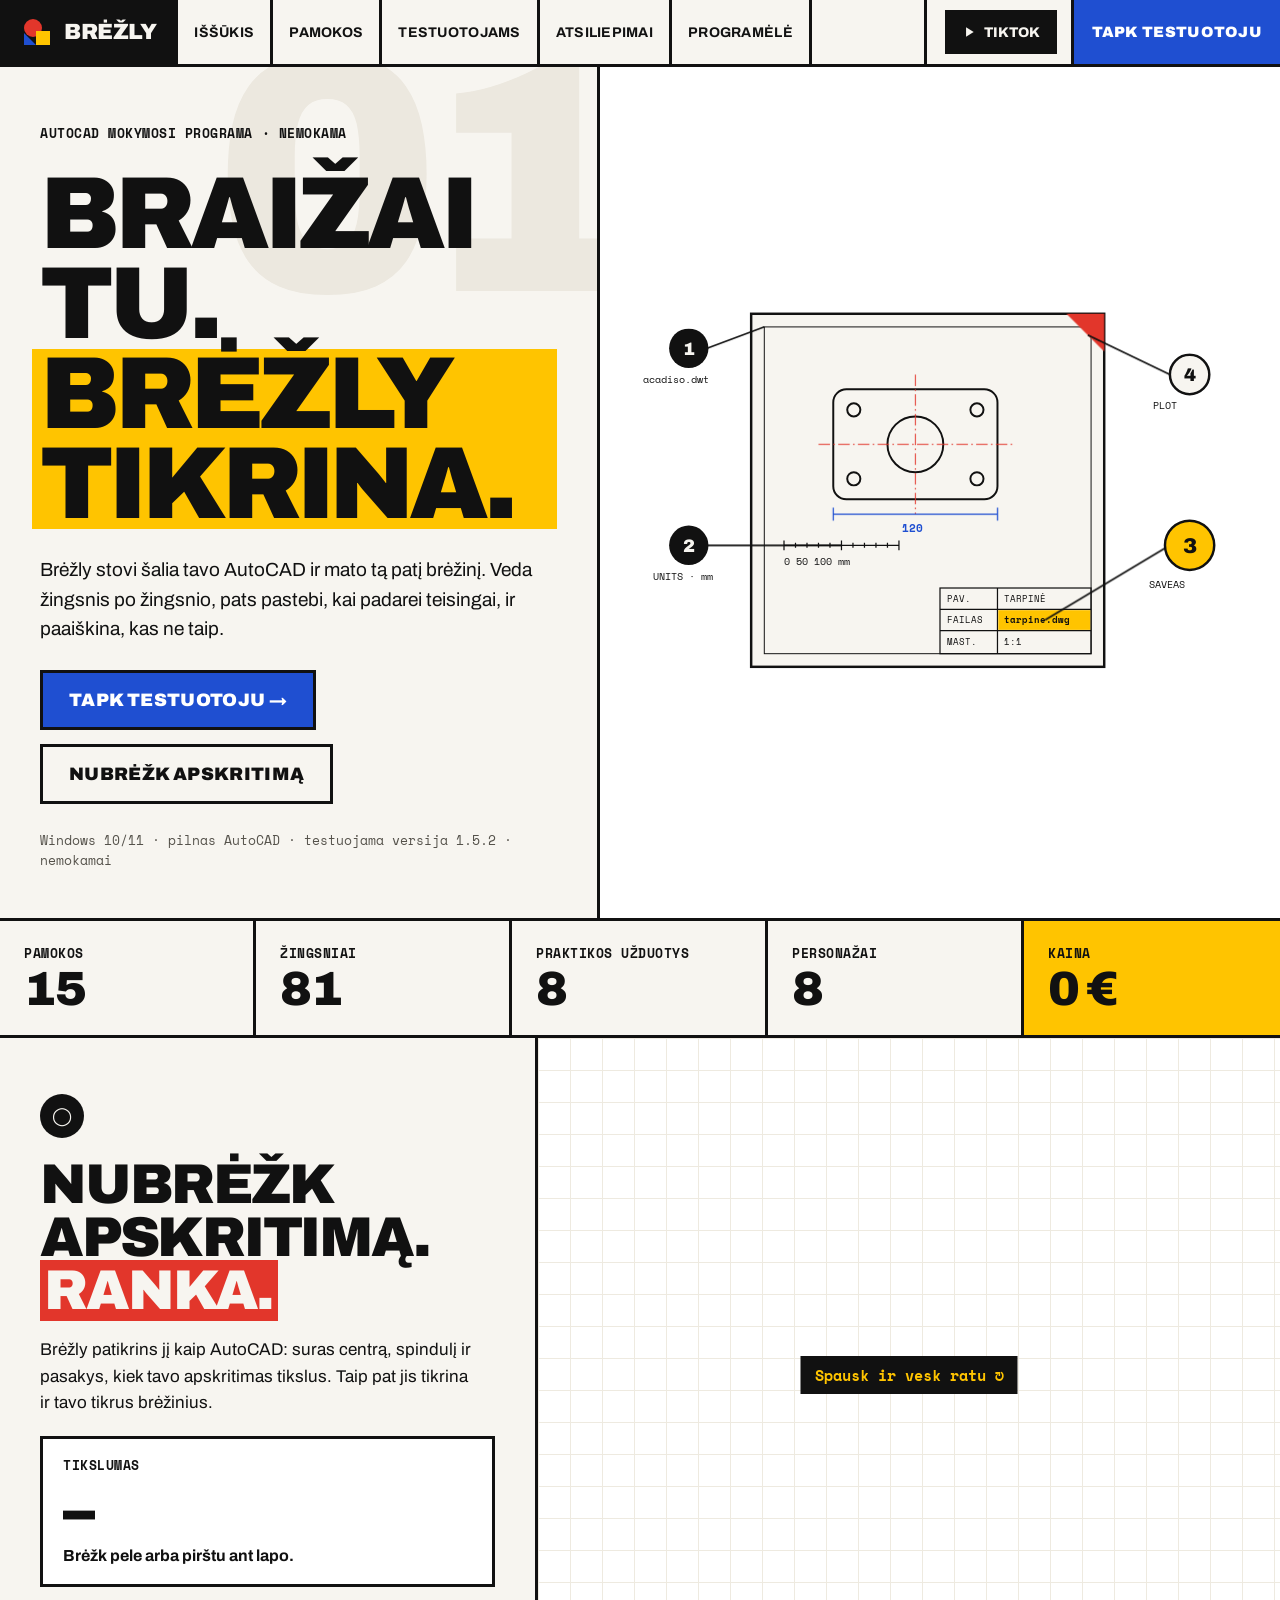
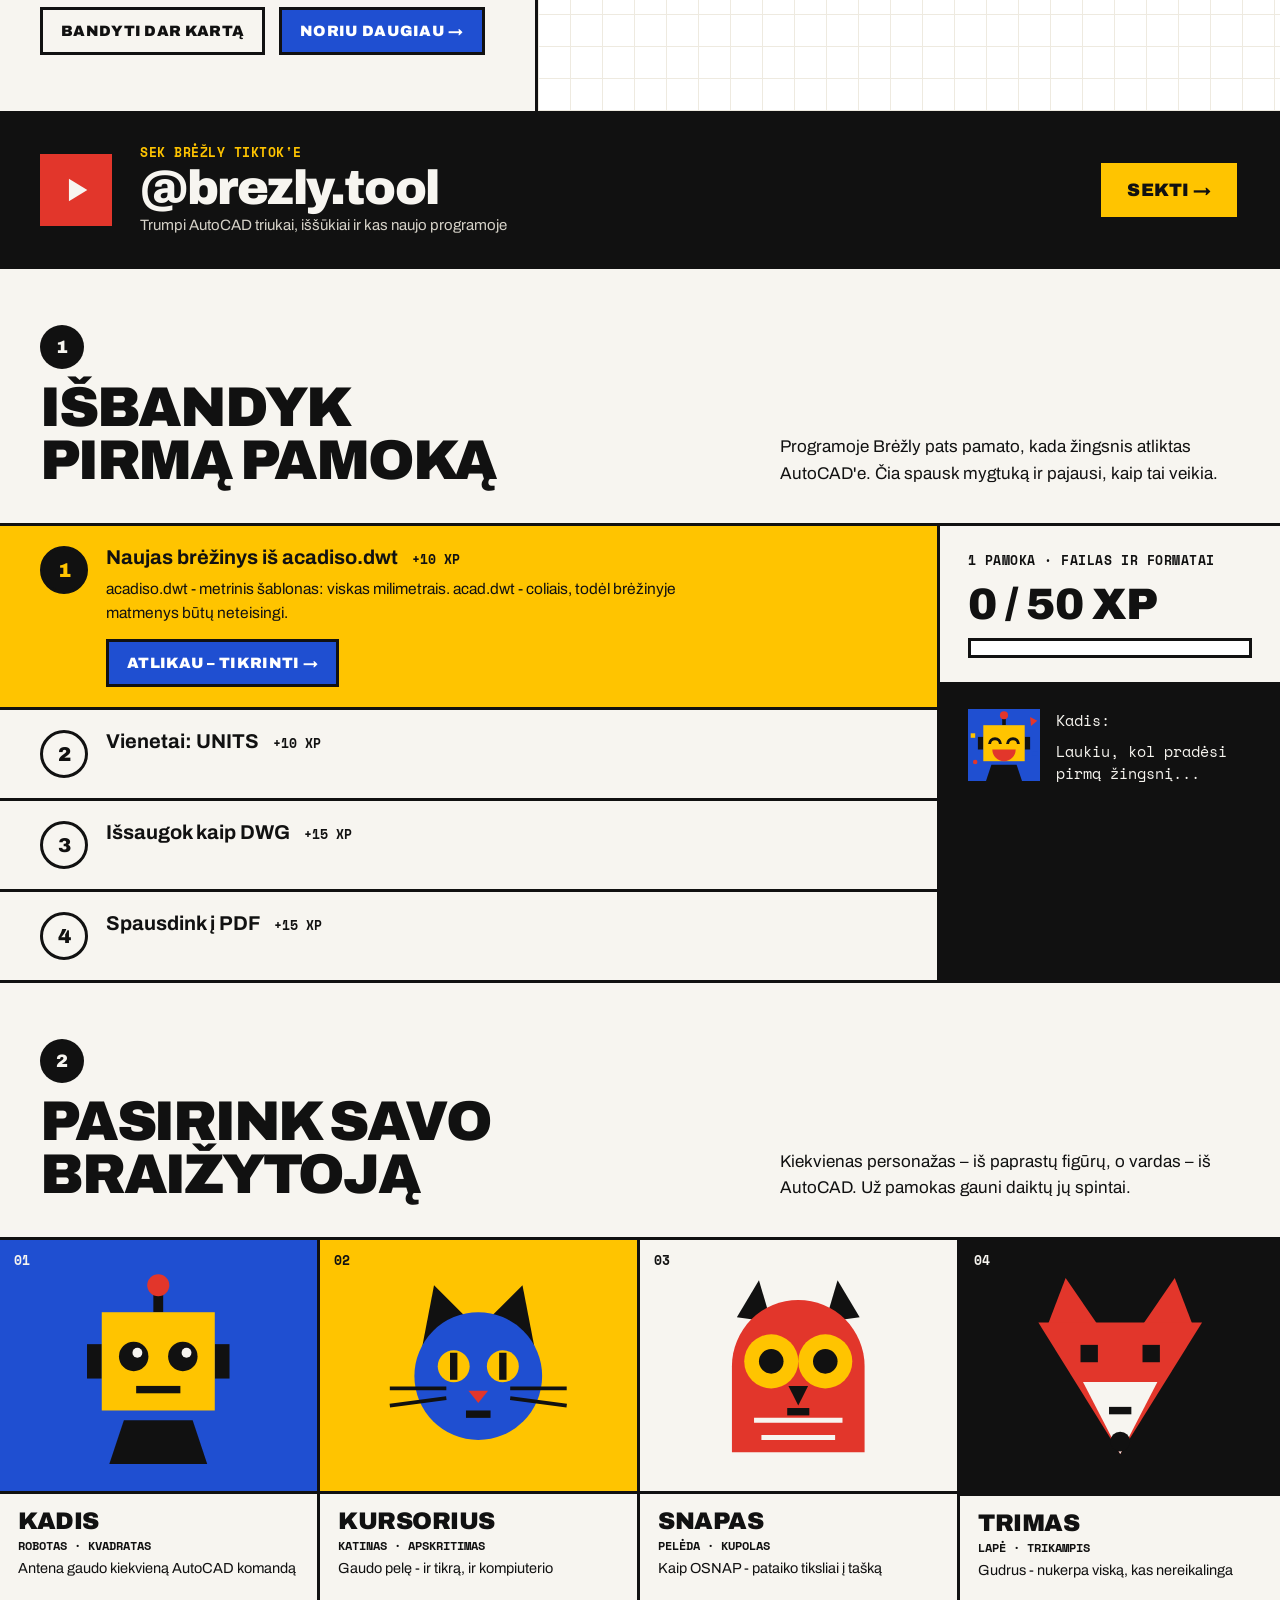
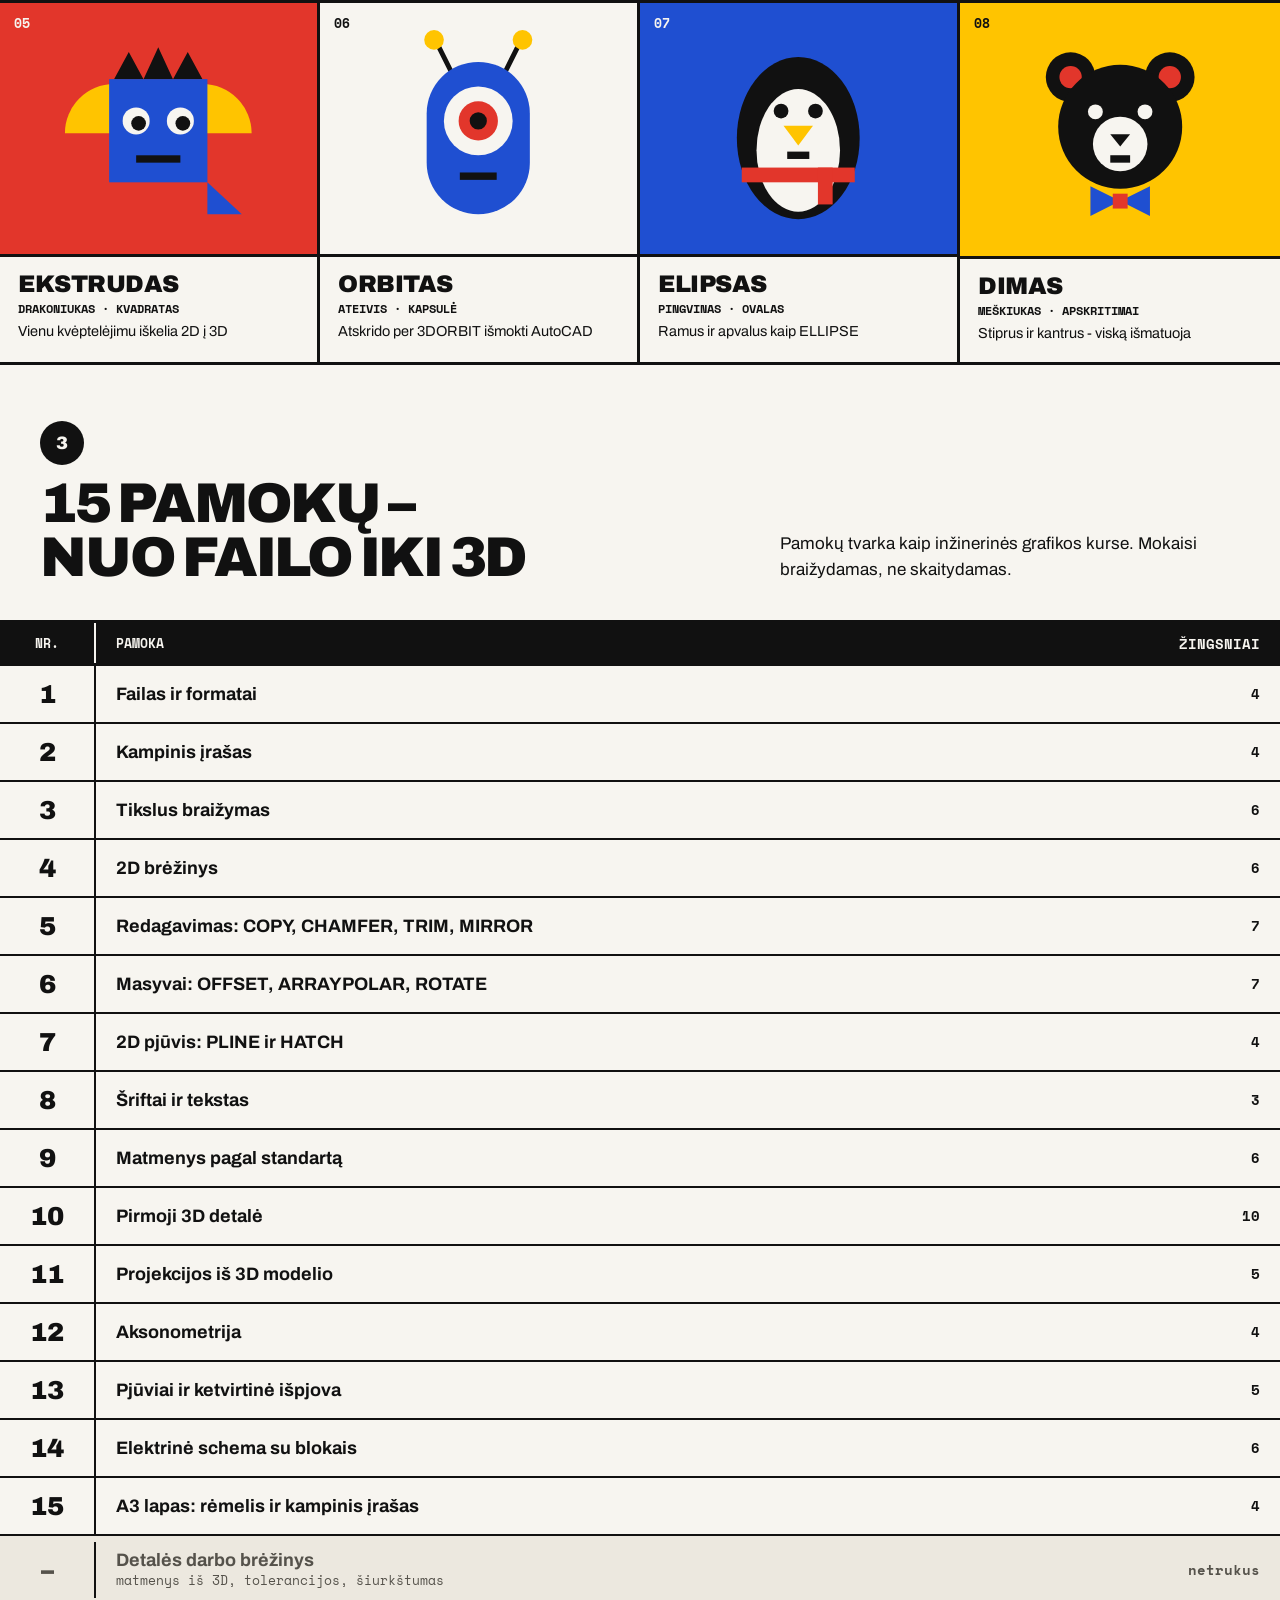
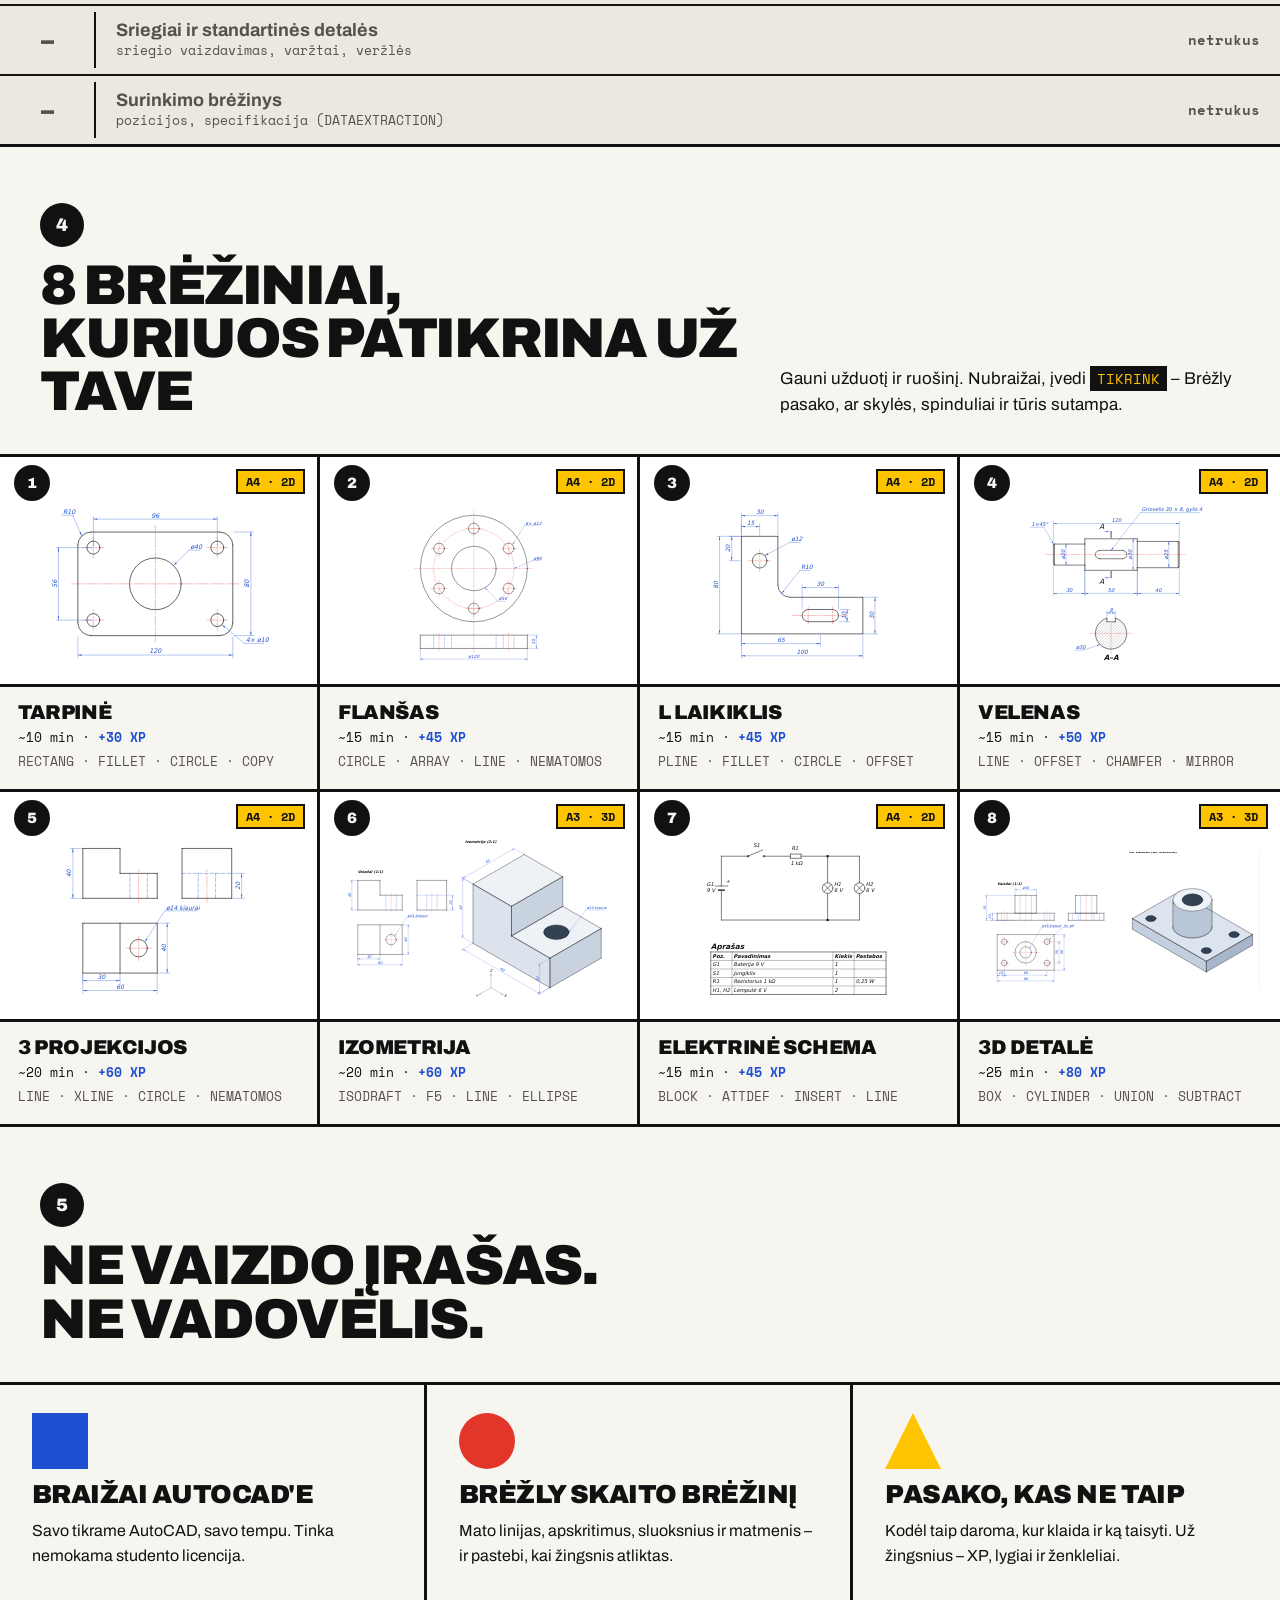
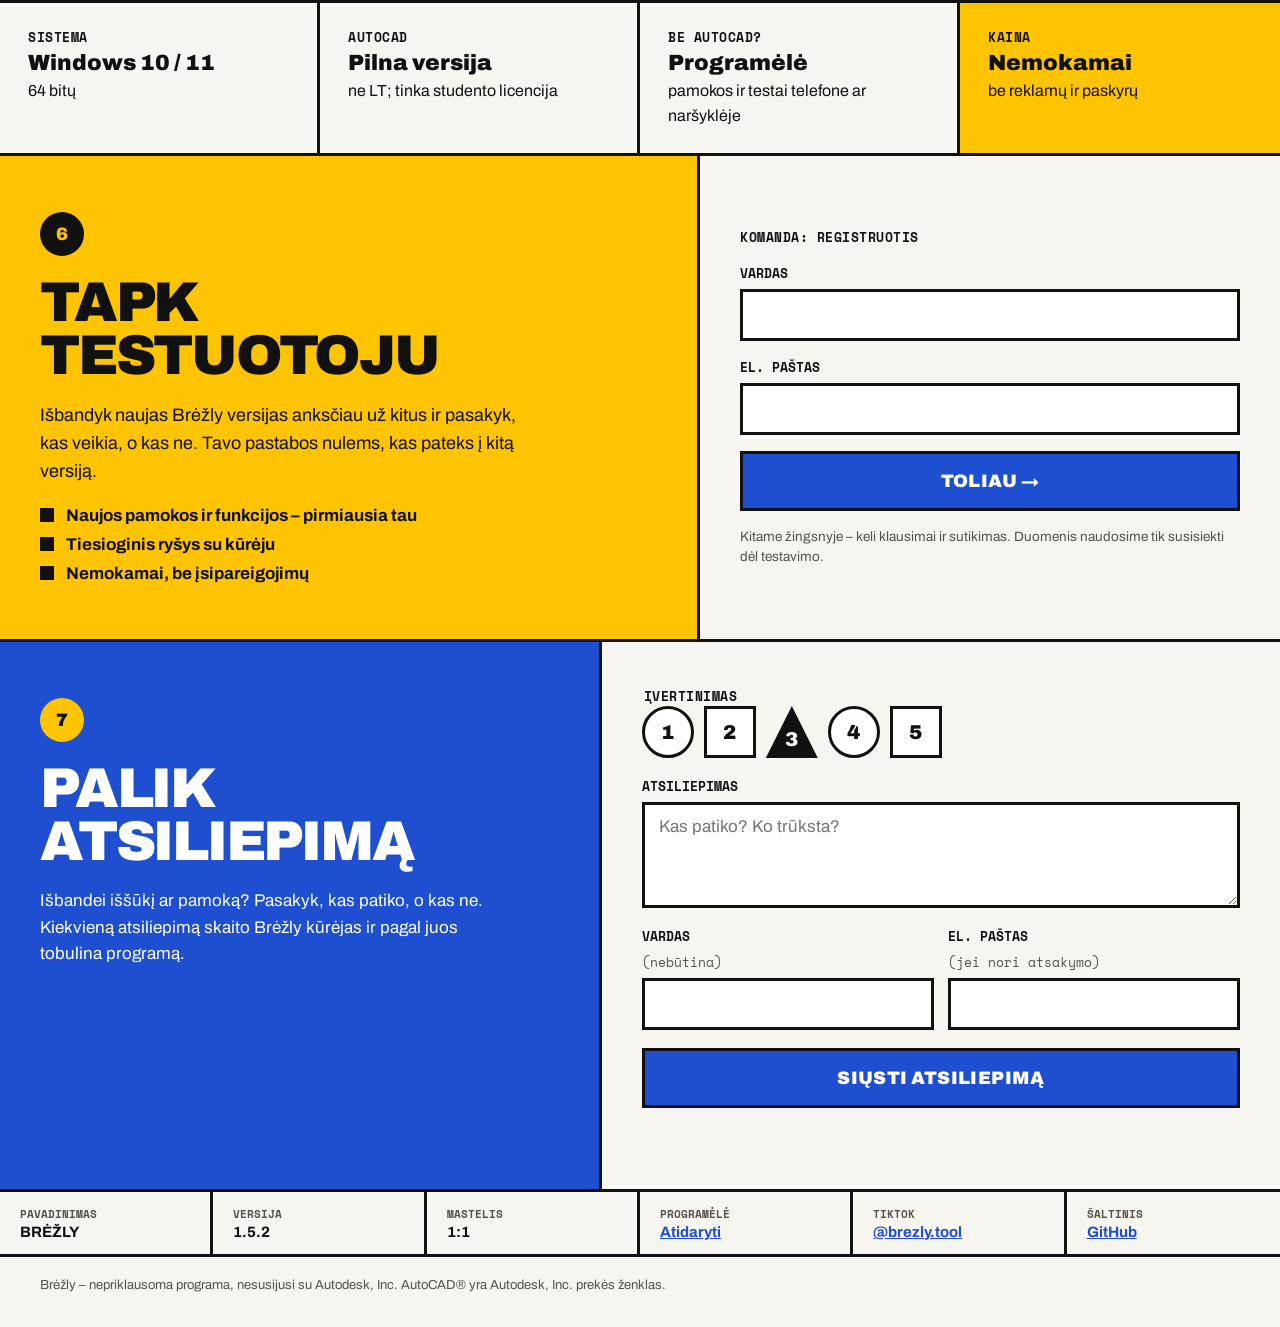
<file: index.html>
<!doctype html>
<html lang="lt">
<head>
<meta charset="utf-8">
<meta name="viewport" content="width=device-width,initial-scale=1">
<title>Brėžly - nemokama AutoCAD mokymosi programa</title>
<meta name="description" content="Brėžly - nemokama AutoCAD mokymosi programa inžinerijos studentams. Veda žingsnis po žingsnio ir pati tikrina tavo brėžinį.">
<meta name="theme-color" content="#111111">
<link rel="icon" href="icon-192.png">
<link rel="stylesheet" href="sriftai/sriftai.css">
<style>
:root{
  --popierius:#f7f5f0; --balta:#ffffff; --juoda:#111111; --pilka:#55524b; --blyski:#ece8df;
  --raudona:#e2362b; --melyna:#1f4fd1; --geltona:#ffc400; --melyna-sv:#3b66e6;
  --l:3px solid var(--juoda);
  --font:"Archivo","Segoe UI",system-ui,Arial,sans-serif;
  --mono:"Space Mono","IBM Plex Mono",Consolas,monospace;
}
*{box-sizing:border-box}
html{scroll-behavior:smooth}
body{margin:0;background:var(--popierius);color:var(--juoda);font:16px/1.55 var(--font)}
h1,h2,h3,p{margin:0}
a{color:var(--melyna)}a:hover{color:var(--juoda)}
:focus-visible{outline:3px solid var(--melyna);outline-offset:2px}
code{font:14px var(--mono);background:var(--juoda);color:var(--geltona);padding:2px 7px}
.plotis{max-width:1280px;margin:0 auto}
.mono{font-family:var(--mono)}
.zyme{font:700 13px var(--mono);letter-spacing:.04em;text-transform:uppercase}
h2{font:900 clamp(34px,5vw,56px)/.95 var(--font);letter-spacing:-.04em;text-transform:uppercase}
section{border-bottom:var(--l);scroll-margin-top:64px}

/* mygtukai */
.mygt{display:inline-flex;align-items:center;justify-content:center;gap:12px;min-height:60px;padding:0 26px;background:var(--melyna);color:#fff;border:var(--l);font:900 18px var(--font);letter-spacing:.02em;text-transform:uppercase;text-decoration:none;cursor:pointer;transition:transform .12s,box-shadow .12s}
.mygt:hover{color:#fff;transform:translate(-3px,-3px);box-shadow:6px 6px 0 var(--juoda)}
.mygt.geltonas{background:var(--geltona);color:var(--juoda)}
.mygt.baltas{background:var(--popierius);color:var(--juoda)}
.mygt.mazas{min-height:48px;font-size:15px;padding:0 18px}
.mygt svg{width:20px;height:20px}

/* viršus */
.virsus{position:sticky;top:0;z-index:10;display:flex;flex-wrap:wrap;align-items:stretch;background:var(--popierius);border-bottom:var(--l)}
.logo{display:flex;align-items:center;gap:12px;padding:0 22px;min-height:64px;background:var(--juoda);color:var(--popierius);text-decoration:none;font:900 22px var(--font);letter-spacing:-.02em}
.logo:hover{color:var(--popierius)}
.virsus nav{display:flex;flex-wrap:wrap}
.virsus nav a{display:flex;align-items:center;padding:0 16px;min-height:64px;border-right:var(--l);color:var(--juoda);text-decoration:none;font:700 14px var(--font);text-transform:uppercase;letter-spacing:.02em}
.virsus nav a:hover{background:var(--geltona)}
@media (max-width:1420px){.virsus nav a[href="#praktika"],.virsus nav a[href="#personazai"]{display:none}}
@media (max-width:1120px){.virsus nav a[href="#atsiliepimai"],.virsus nav a[href="programele/"]{display:none}}
.tarpas{flex:1}
.virsus .desine{display:flex;align-items:center;gap:14px;padding:0 0 0 18px;border-left:var(--l)}
.virsus .desine .mono{font-size:13px}
.virsus .mygt{min-height:64px;border:0;border-left:var(--l)}
.virsus .mygt:hover{transform:none;box-shadow:none;background:var(--melyna-sv)}

/* hero */
.hero{display:flex;flex-wrap:wrap}
.hero-tekstas{flex:1 1 480px;min-width:0;padding:56px 40px 48px;overflow:hidden;display:flex;flex-direction:column;gap:26px;border-right:var(--l);position:relative;overflow:hidden}
.fono-nr{position:absolute;right:-30px;top:-60px;font:900 340px/1 var(--font);color:var(--blyski);letter-spacing:-.06em;pointer-events:none}
.hero-tekstas>*:not(.fono-nr){position:relative}
h1{font:900 clamp(54px,8vw,104px)/.88 var(--font);letter-spacing:-.05em;text-transform:uppercase}
h1 span{display:inline-block;background:var(--geltona);padding:0 .08em;margin-left:-.08em}
.hero-apras{font-size:19px;max-width:520px}
.veiksmai{display:flex;flex-wrap:wrap;gap:14px;align-items:center}
.failo-info{font:13px var(--mono);color:var(--pilka)}
.lapas{flex:1 1 560px;min-width:0;padding:28px;display:flex;align-items:center;justify-content:center;background:var(--balta)}
.lapas svg{width:100%;height:auto;max-width:700px}

/* animacijos */
.br{stroke-dasharray:1200;stroke-dashoffset:1200;animation:br 2s cubic-bezier(.6,.1,.3,1) forwards}
.b2{animation-delay:.5s}.b3{animation-delay:.9s}
.at{opacity:0;animation:at .4s ease forwards;transform-box:fill-box;transform-origin:center}
.a1{animation-delay:1.8s}.a2{animation-delay:2.2s}.a3{animation-delay:2.6s}.a4{animation-delay:3s}.a5{animation-delay:3.4s}
@keyframes br{to{stroke-dashoffset:0}}
@keyframes at{from{opacity:0;transform:scale(.6)}to{opacity:1;transform:none}}
@media (prefers-reduced-motion:reduce){.br,.at{animation:none!important;opacity:1!important;stroke-dashoffset:0!important}}

/* skaičiai */
.skaiciai{display:grid;grid-template-columns:repeat(auto-fit,minmax(180px,1fr))}
.skaiciai div{padding:22px 24px;border-right:var(--l);display:flex;flex-direction:column;gap:2px}
.skaiciai div:last-child{border-right:0;background:var(--geltona)}
.skaiciai b{font:900 48px/1 var(--font);letter-spacing:-.03em}

/* sekcijų antraštės */
.antraste{display:flex;flex-wrap:wrap;align-items:flex-end;gap:18px 40px;padding:56px 40px 36px}
.antraste .kaire{display:flex;flex-direction:column;gap:12px;flex:1 1 420px}
.antraste p{max-width:460px;font-size:17px}
.nr-zyme{display:inline-flex;align-items:center;justify-content:center;width:44px;height:44px;border-radius:50%;background:var(--juoda);color:var(--popierius);font:900 18px var(--font)}

/* mini pamoka */
.pamoka{display:flex;flex-wrap:wrap;border-top:var(--l)}
.zingsniai{flex:999 1 560px;min-width:0;list-style:none;margin:0;padding:0;border-right:var(--l)}
.zingsnis{display:flex;gap:18px;align-items:flex-start;padding:20px 40px;border-bottom:var(--l)}
.zingsnis:last-child{border-bottom:0}
.zingsnis .nr{flex-shrink:0;width:48px;height:48px;border-radius:50%;border:var(--l);background:var(--popierius);display:flex;align-items:center;justify-content:center;font:900 20px var(--font)}
.zingsnis.atlikta .nr{background:var(--juoda);color:var(--popierius)}
.zingsnis.dabar{background:var(--geltona)}
.zingsnis.dabar .nr{background:var(--juoda);color:var(--geltona)}
.zingsnis .turinys{flex:1;min-width:0;display:flex;flex-direction:column;gap:8px}
.zingsnis .pav{display:flex;flex-wrap:wrap;gap:6px 14px;align-items:baseline;font:800 20px var(--font)}
.zingsnis .pav span{font:700 13px var(--mono)}
.zingsnis.atlikta .pav b{text-decoration:line-through;text-decoration-thickness:2px}
.zingsnis p{display:none;font-size:15.5px;max-width:620px}
.zingsnis.dabar p,.zingsnis.atlikta p{display:block}
.zingsnis.atlikta p{color:var(--pilka)}
.zingsnis button{display:none;align-self:flex-start;margin-top:6px}
.zingsnis.dabar button{display:inline-flex}
.pamoka-sonas{flex:1 1 340px;min-width:0;display:flex;flex-direction:column}
.xp{padding:24px 28px;border-bottom:var(--l);display:flex;flex-direction:column;gap:12px}
.xp b{font:900 44px/1 var(--font)}
.juosta{height:20px;border:var(--l);background:var(--balta)}
.juosta div{height:100%;width:0;background:var(--melyna);transition:width .4s}
.konsole{flex:1;padding:24px 28px;display:flex;gap:16px;align-items:flex-start;background:var(--juoda);color:var(--popierius)}
.konsole .tekstas{display:flex;flex-direction:column;gap:8px;font:15px/1.5 var(--mono)}
.konsole .ok{color:var(--geltona)}
.baigta{display:none;flex-direction:column;gap:12px;align-items:flex-start;margin-top:6px}
.konsole.pabaiga .baigta{display:flex}
.baigta span{background:var(--geltona);color:var(--juoda);padding:6px 12px;font:900 15px var(--font)}
.robis{flex-shrink:0;width:72px;height:72px;background:var(--melyna)}
.robis svg{width:100%;height:100%;display:block}

/* personažai */
.personazai{display:grid;grid-template-columns:repeat(4,minmax(0,1fr));border-top:var(--l)}
.pers{border-right:var(--l);border-bottom:var(--l);display:flex;flex-direction:column}
.pers:nth-child(4n){border-right:0}
.pers:nth-last-child(-n+4){border-bottom:0}
.pers .vaizdas{aspect-ratio:1.25/1;display:flex;align-items:center;justify-content:center;border-bottom:var(--l);position:relative}
.pers .vaizdas svg{width:62%;height:auto}
.pers .vaizdas i{position:absolute;left:14px;top:10px;font:700 13px var(--mono);font-style:normal}
.pers .apie{padding:14px 18px 18px;display:flex;flex-direction:column;gap:3px}
.pers .apie b{font:900 24px var(--font);text-transform:uppercase;letter-spacing:-.02em}
.pers .apie span{font:700 12px var(--mono);text-transform:uppercase}
.pers .apie small{font-size:14.5px}

/* pamokų lentelė */
.lentele{border-top:var(--l)}
.eil{display:grid;grid-template-columns:96px minmax(0,1fr) 150px;align-items:center;border-bottom:2px solid var(--juoda)}
.eil:last-child{border-bottom:0}
.eil>*{padding:14px 20px}
.eil .nr{font:900 26px var(--font);border-right:2px solid var(--juoda);text-align:center}
.eil .pv{font:700 18px var(--font)}
.eil .sk{font:700 14px var(--mono);text-align:right}
.eil.galva{background:var(--juoda);color:var(--popierius);font:700 13px var(--mono);text-transform:uppercase}
.eil.galva>*{padding:10px 20px}
.eil.galva .nr{font:inherit;border-color:var(--popierius)}
.eil:not(.galva):not(.ateit):hover{background:var(--geltona)}
.eil.ateit{color:var(--pilka);background:var(--blyski)}
.eil.ateit .nr{color:var(--pilka)}
.eil.ateit .pv span{display:block;font:400 13px var(--mono)}

/* praktika */
.plyteles{display:grid;grid-template-columns:repeat(4,minmax(0,1fr));border-top:var(--l)}
.plytele{border-right:var(--l);border-bottom:var(--l);display:flex;flex-direction:column;background:var(--balta)}
.plytele:nth-child(4n){border-right:0}
.plytele:nth-last-child(-n+4){border-bottom:0}
.plytele .vaizdas{height:230px;display:flex;align-items:center;justify-content:center;border-bottom:var(--l);position:relative;padding:44px 20px 16px}
.plytele .vaizdas img{max-width:100%;max-height:100%;display:block}
.plytele .didelis{position:absolute;left:14px;top:8px;width:36px;height:36px;border-radius:50%;background:var(--juoda);color:var(--popierius);display:flex;align-items:center;justify-content:center;font:900 15px var(--font)}
.plytele .fmt{position:absolute;right:12px;top:12px;background:var(--geltona);border:2px solid var(--juoda);padding:2px 8px;font:700 12px var(--mono)}
.plytele .apac{padding:14px 18px 18px;display:flex;flex-direction:column;gap:4px;background:var(--popierius);flex:1}
.plytele .apac b{font:900 20px var(--font);text-transform:uppercase;letter-spacing:-.02em}
.plytele .apac span{font:13px var(--mono)}
.plytele .apac span em{font-style:normal;font-weight:700;color:var(--melyna)}
.plytele .apac .kom{color:var(--pilka)}

/* kaip veikia */
.kaip{display:grid;grid-template-columns:repeat(3,minmax(0,1fr));border-top:var(--l)}
.kaip div{padding:28px 32px 32px;border-right:var(--l);display:flex;flex-direction:column;gap:12px}
.kaip div:last-child{border-right:0}
.kaip .fig{width:56px;height:56px}
.kaip b{font:900 26px/1 var(--font);text-transform:uppercase;letter-spacing:-.02em}

/* ko reikia */
.reikia{display:grid;grid-template-columns:repeat(4,minmax(0,1fr))}
.reikia div{padding:24px 28px;border-right:var(--l);display:flex;flex-direction:column;gap:4px}
.reikia div:last-child{border-right:0;background:var(--geltona)}
.reikia b{font:900 22px var(--font)}

/* atsisiuntimas */
.atsisiusti{display:flex;flex-wrap:wrap;background:var(--juoda);color:var(--popierius)}
.atsisiusti .kaire{flex:1 1 520px;padding:64px 40px;display:flex;flex-direction:column;gap:24px}
.atsisiusti h2 span{color:var(--geltona)}
.atsisiusti .failo-info{color:#c9c5bb}
.diegimas{flex:1 1 400px;padding:48px 40px;background:var(--geltona);color:var(--juoda);border-left:var(--l);display:flex;flex-direction:column;gap:16px}
.diegimas ol{margin:0;padding:0;list-style:none;display:flex;flex-direction:column;gap:14px;counter-reset:d}
.diegimas li{counter-increment:d;display:flex;gap:14px;align-items:flex-start;font-size:16px}
.diegimas li::before{content:counter(d);flex-shrink:0;width:34px;height:34px;border-radius:50%;background:var(--juoda);color:var(--geltona);display:flex;align-items:center;justify-content:center;font:900 16px var(--font)}

/* testuotojai */
.testuot{display:flex;flex-wrap:wrap;background:var(--geltona)}
.testuot .kaire{flex:1 1 520px;padding:56px 40px;display:flex;flex-direction:column;gap:20px;border-right:var(--l)}
.nauda{margin:0;padding:0;list-style:none;display:flex;flex-direction:column;gap:10px}
.nauda li{display:flex;gap:12px;align-items:center;font:700 17px var(--font)}
.nauda li::before{content:"";width:14px;height:14px;background:var(--juoda);flex-shrink:0}
.greita{flex:1 1 400px;padding:48px 40px;background:var(--popierius);display:flex;flex-direction:column;gap:16px;justify-content:center}
.greita label{display:flex;flex-direction:column;gap:6px;font:700 13px var(--mono);text-transform:uppercase}
.greita input{font:17px var(--font);min-height:52px;padding:0 14px;border:var(--l);background:var(--balta);color:var(--juoda)}
.greita input:focus{outline:none;background:#fffbe6}
.greita small{font-size:13.5px;color:var(--pilka)}

/* iššūkis */
.issukis{display:flex;flex-wrap:wrap}
.issukis-tekstas{flex:1 1 380px;min-width:0;padding:56px 40px;display:flex;flex-direction:column;gap:20px;border-right:var(--l)}
.issukis-tekstas h2 span{background:var(--raudona);color:var(--popierius);padding:0 .08em}
.issukis-tekstas p{font-size:17px;max-width:440px}
.rezultatas{border:var(--l);background:var(--balta);padding:16px 20px;display:flex;flex-direction:column;gap:4px}
.rezultatas b{font:900 64px/1 var(--font);letter-spacing:-.04em}
.rezultatas #verdiktas{font:700 16px var(--font)}
.drobes-remas{flex:1.4 1 520px;min-width:0;position:relative;background:var(--balta);
  background-image:linear-gradient(#eeeae0 1px,transparent 1px),linear-gradient(90deg,#eeeae0 1px,transparent 1px);background-size:32px 32px;min-height:360px}
#drobe{display:block;width:100%;height:100%;touch-action:none;cursor:crosshair}
.antspaudas{position:absolute;right:24px;top:24px;padding:8px 16px;border:4px solid var(--juoda);font:900 22px var(--font);letter-spacing:.04em;transform:rotate(-6deg);background:var(--geltona)}
.antspaudas.blogai{background:var(--popierius)}
.pirmas-zingsnis{position:absolute;left:50%;top:50%;transform:translate(-50%,-50%);pointer-events:none;font:700 15px var(--mono);background:var(--juoda);color:var(--geltona);padding:8px 14px}

/* atsiliepimai */
.atsil{display:flex;flex-wrap:wrap}
.atsil-kaire{flex:1 1 420px;padding:56px 40px;display:flex;flex-direction:column;gap:20px;border-right:var(--l);background:var(--melyna);color:#fff}
.atsil-kaire .nr-zyme{background:var(--geltona);color:var(--juoda)}
.atsil-kaire p{font-size:17px;max-width:460px}
.atsil-forma{flex:1.2 1 460px;padding:44px 40px;display:flex;flex-direction:column;gap:18px}
.atsil-forma label{display:flex;flex-direction:column;gap:6px;font:700 13px var(--mono);text-transform:uppercase}
.atsil-forma label i{font-style:normal;font-weight:400;text-transform:none;color:var(--pilka)}
.atsil-forma textarea,.atsil-forma input:not([type=radio]){font:17px var(--font);padding:12px 14px;min-height:52px;border:var(--l);background:var(--balta);color:var(--juoda);resize:vertical}
.atsil-forma textarea:focus,.atsil-forma input:focus{outline:none;background:#fffbe6}
.dvieju{display:grid;grid-template-columns:1fr 1fr;gap:14px}
.ivertinimas{border:0;padding:0;margin:0;display:flex;flex-direction:column;gap:8px}
.figuros{display:flex;gap:10px}
.figuros label{cursor:pointer}
.figuros input{position:absolute;opacity:0;width:1px;height:1px}
.figuros span{width:52px;height:52px;border:var(--l);display:flex;align-items:center;justify-content:center;font:900 20px var(--font);background:var(--balta);transition:transform .1s}
.figuros label:nth-child(1) span,.figuros label:nth-child(4) span{border-radius:50%}
.figuros label:nth-child(3) span{clip-path:polygon(50% 0,100% 100%,0 100%);border:0;background:var(--juoda);color:var(--popierius);padding-top:14px}
.figuros input:checked+span{background:var(--geltona);transform:translateY(-4px)}
.figuros label:nth-child(3) input:checked+span{background:var(--raudona)}
.figuros input:focus-visible+span{outline:3px solid var(--melyna);outline-offset:3px}
.paslept{position:absolute;left:-9999px}
.atsil-klaida{min-height:1.2em;color:var(--raudona);font-weight:700}
.atsil-aciu{border:var(--l);background:var(--geltona);padding:16px 18px;display:flex;flex-direction:column;gap:4px}
.atsil-aciu b{font:900 28px var(--font)}
.atsil-forma [hidden]{display:none!important}

/* TikTok */
.tt-meniu{display:flex;align-items:center;gap:8px;min-height:44px;padding:0 14px;border:var(--l);background:var(--juoda);color:var(--popierius);text-decoration:none;font:800 14px var(--font);text-transform:uppercase}
.tt-meniu:hover{background:var(--raudona);color:var(--popierius)}
.tt-meniu svg{width:14px;height:14px}
.tiktok{background:var(--juoda)}
.tt-juosta{display:flex;flex-wrap:wrap;align-items:center;gap:20px 28px;padding:28px 40px;color:var(--popierius);text-decoration:none}
.tt-juosta:hover{color:var(--popierius)}
.tt-juosta:hover .tt-mygt{transform:translate(-3px,-3px);box-shadow:6px 6px 0 var(--raudona)}
.tt-zenklas{width:72px;height:72px;flex-shrink:0;background:var(--raudona);display:flex;align-items:center;justify-content:center;color:var(--popierius)}
.tt-zenklas svg{width:34px;height:34px}
.tt-tekstas{flex:1 1 300px;display:flex;flex-direction:column;gap:2px}
.tt-tekstas .zyme{color:var(--geltona)}
.tt-tekstas b{font:900 clamp(30px,4.5vw,48px)/1 var(--font);letter-spacing:-.03em}
.tt-tekstas small{font-size:15px;color:#d6d2c8}
.tt-mygt{pointer-events:none}

/* apačia */
footer{background:var(--popierius)}
.irasas{display:grid;grid-template-columns:repeat(auto-fit,minmax(170px,1fr));border-bottom:var(--l)}
.irasas div{padding:14px 20px;border-right:var(--l);display:flex;flex-direction:column;gap:2px}
.irasas div:last-child{border-right:0}
.irasas small{font:700 11px var(--mono);text-transform:uppercase;color:var(--pilka)}
.irasas span,.irasas a{font:700 15px var(--font)}
.teises{padding:18px 40px 32px;font-size:13px;color:var(--pilka)}

@media (max-width:1000px){
  .personazai,.plyteles{grid-template-columns:repeat(2,minmax(0,1fr))}
  .pers:nth-child(4n),.plytele:nth-child(4n){border-right:var(--l)}
  .pers:nth-child(2n),.plytele:nth-child(2n){border-right:0}
  .pers:nth-last-child(-n+4),.plytele:nth-last-child(-n+4){border-bottom:var(--l)}
  .pers:nth-last-child(-n+2),.plytele:nth-last-child(-n+2){border-bottom:0}
  .reikia{grid-template-columns:repeat(2,minmax(0,1fr))}
  .reikia div:nth-child(2){border-right:0}
  .reikia div:nth-child(-n+2){border-bottom:var(--l)}
}
@media (max-width:760px){
  .virsus nav,.virsus .desine .mono{display:none}
  .virsus .desine{border-left:0;padding:0}
  .tt-meniu{display:none}
  .tt-juosta{padding:24px 20px}
  .hero-tekstas{border-right:0;border-bottom:var(--l);padding:36px 20px}
  .lapas{padding:12px}
  .antraste{padding:40px 20px 24px}
  .zingsnis{padding:18px 20px}
  .zingsniai{border-right:0;border-bottom:var(--l)}
  .kaip{grid-template-columns:1fr}
  .kaip div{border-right:0;border-bottom:var(--l)}
  .kaip div:last-child{border-bottom:0}
  .eil{grid-template-columns:52px minmax(0,1fr) 92px}
  .eil.galva{font-size:11px}
  .eil.galva>*{padding:10px 8px}
  .eil>*{padding:12px 10px}
  .atsisiusti .kaire,.diegimas{padding:40px 20px}
  .issukis-tekstas,.atsil-kaire{border-right:0;border-bottom:var(--l);padding:40px 20px}
  .atsil-forma{padding:32px 20px}
  .dvieju{grid-template-columns:1fr}
  .drobes-remas{min-height:360px;order:-1;border-bottom:var(--l)}
  .testuot .kaire{border-right:0;border-bottom:var(--l);padding:40px 20px}
  .greita{padding:32px 20px}
  .diegimas{border-left:0;border-top:var(--l)}
  .teises{padding:18px 20px 28px}
}
@media (max-width:520px){
  .personazai,.plyteles,.reikia{grid-template-columns:1fr}
  .pers,.plytele,.reikia div{border-right:0!important;border-bottom:var(--l)!important}
  .pers:last-child,.plytele:last-child,.reikia div:last-child{border-bottom:0!important}
  .skaiciai div{border-right:0;border-bottom:var(--l)}
}
</style>
</head>
<body>

<header class="virsus">
  <a class="logo" href="./">
    <svg width="30" height="30" viewBox="0 0 30 30" aria-hidden="true"><circle cx="11" cy="11" r="9" fill="#e2362b"/><rect x="14" y="14" width="14" height="14" fill="#ffc400"/><path d="M2 28 L14 28 L2 16 Z" fill="#1f4fd1"/></svg>
    BRĖŽLY
  </a>
  <nav aria-label="Pagrindinis meniu">
    <a href="#issukis">Iššūkis</a>
    <a href="#pamokos">Pamokos</a>
    <a href="#praktika">Praktika</a>
    <a href="#personazai">Personažai</a>
    <a href="#testuotojai">Testuotojams</a>
    <a href="#atsiliepimai">Atsiliepimai</a>
    <a href="programele/">Programėlė</a>
  </nav>
  <span class="tarpas"></span>
  <div class="desine">
    <a class="tt-meniu" href="https://www.tiktok.com/@brezly.tool" target="_blank" rel="noopener" aria-label="Brėžly TikTok'e: @brezly.tool (atsidaro naujame lange)"><svg viewBox="0 0 24 24" aria-hidden="true"><path d="M7 4 L20 12 L7 20 Z" fill="currentColor"/></svg><span>TikTok</span></a>
    <a class="mygt mazas" href="#testuotojai">Tapk testuotoju</a>
  </div>
</header>

<main>
  <section>
    <div class="plotis hero">
      <div class="hero-tekstas">
        <span class="fono-nr" aria-hidden="true">01</span>
        <span class="zyme">AutoCAD mokymosi programa · nemokama</span>
        <h1>Braižai tu.<br><span>Brėžly tikrina.</span></h1>
        <p class="hero-apras">Brėžly stovi šalia tavo AutoCAD ir mato tą patį brėžinį. Veda žingsnis po žingsnio, pats pastebi, kai padarei teisingai, ir paaiškina, kas ne taip.</p>
        <div class="veiksmai">
          <a class="mygt" href="#testuotojai">Tapk testuotoju →</a>
          <a class="mygt baltas" href="#issukis">Nubrėžk apskritimą</a>
        </div>
        <p class="failo-info">Windows 10/11 · pilnas AutoCAD · testuojama versija 1.5.2 · nemokamai</p>
      </div>

      <div class="lapas">
        <svg viewBox="0 0 760 470" fill="none" role="img" aria-label="A4 lapas su tarpine: keturios pozicijos – šablonas, vienetai, failo vardas ir PDF">
          <rect x="150" y="18" width="430" height="430" fill="#f7f5f0" stroke="#111" stroke-width="3"/>
          <rect x="166" y="34" width="398" height="398" stroke="#111" stroke-width="1.2"/>
          <g stroke="#111" stroke-width="2.4">
            <rect class="br" x="250" y="110" width="200" height="134" rx="16"/>
            <circle class="br b2" cx="350" cy="177" r="34"/>
            <circle class="br b3" cx="275" cy="135" r="8"/><circle class="br b3" cx="425" cy="135" r="8"/><circle class="br b3" cx="275" cy="219" r="8"/><circle class="br b3" cx="425" cy="219" r="8"/>
          </g>
          <path class="at a1" d="M232 177h236M350 92v170" stroke="#e2362b" stroke-width="1.2" stroke-dasharray="14 4 2 4"/>
          <g class="at a1" stroke="#1f4fd1" stroke-width="1.5"><path d="M250 262h200M250 254v16M450 254v16"/></g>
          <text class="at a1" x="334" y="284" fill="#1f4fd1" font-family="Space Mono, monospace" font-size="13" font-weight="700">120</text>
          <g stroke="#111" stroke-width="1.5"><path d="M190 300h140M190 294v12M204 297v6M218 297v6M232 297v6M246 297v6M260 294v12M274 297v6M288 297v6M302 297v6M316 297v6M330 294v12"/></g>
          <text x="190" y="324" fill="#111" font-family="Space Mono, monospace" font-size="12">0        50      100 mm</text>
          <g stroke="#111" stroke-width="1.5"><rect x="380" y="352" width="184" height="80"/><path d="M380 378h184M380 404h184M450 352v80"/></g>
          <rect class="at a4" x="451" y="379" width="112" height="24" fill="#ffc400"/>
          <g fill="#111" font-family="Space Mono, monospace" font-size="11"><text x="388" y="369">PAV.</text><text x="458" y="369">TARPINĖ</text><text x="388" y="395">FAILAS</text><text x="458" y="395" font-weight="700">tarpine.dwg</text><text x="388" y="421">MAST.</text><text x="458" y="421">1:1</text></g>
          <path class="at a5" d="M580 18 l-46 0 l46 46 z" fill="#e2362b"/>
          <g stroke="#111" stroke-width="2"><path class="at a2" d="M166 34 L96 60"/><path class="at a3" d="M260 300 L96 300"/><path class="at a4" d="M508 391 L660 300"/><path class="at a5" d="M560 44 L660 92"/></g>
          <g font-family="Archivo, sans-serif" font-weight="900" font-size="22" text-anchor="middle">
            <g class="at a2"><circle cx="74" cy="60" r="24" fill="#111"/><text x="74" y="68" fill="#f7f5f0">1</text></g>
            <g class="at a3"><circle cx="74" cy="300" r="24" fill="#111"/><text x="74" y="308" fill="#f7f5f0">2</text></g>
            <g class="at a4"><circle cx="684" cy="300" r="30" fill="#ffc400" stroke="#111" stroke-width="3"/><text x="684" y="309" fill="#111" font-size="26">3</text></g>
            <g class="at a5"><circle cx="684" cy="92" r="24" fill="#f7f5f0" stroke="#111" stroke-width="3"/><text x="684" y="100" fill="#111">4</text></g>
          </g>
          <g font-family="Space Mono, monospace" font-size="12" fill="#111"><text class="at a2" x="18" y="102">acadiso.dwt</text><text class="at a3" x="30" y="342">UNITS · mm</text><text class="at a4" x="634" y="352">SAVEAS</text><text class="at a5" x="640" y="134">PLOT</text></g>
        </svg>
      </div>
    </div>
  </section>

  <section aria-label="Brėžly skaičiais">
    <div class="plotis skaiciai">
      <div><span class="zyme">Pamokos</span><b>15</b></div>
      <div><span class="zyme">Žingsniai</span><b>81</b></div>
      <div><span class="zyme">Praktikos užduotys</span><b>8</b></div>
      <div><span class="zyme">Personažai</span><b>8</b></div>
      <div><span class="zyme">Kaina</span><b>0 €</b></div>
    </div>
  </section>

  <section id="issukis">
    <div class="plotis issukis">
      <div class="issukis-tekstas">
        <span class="nr-zyme" aria-hidden="true">◯</span>
        <h2>Nubrėžk<br>apskritimą.<br><span>Ranka.</span></h2>
        <p>Brėžly patikrins jį kaip AutoCAD: suras centrą, spindulį ir pasakys, kiek tavo apskritimas tikslus. Taip pat jis tikrina ir tavo tikrus brėžinius.</p>
        <div class="rezultatas" id="rezultatas" aria-live="polite">
          <span class="zyme">Tikslumas</span>
          <b id="taskai">–</b>
          <span id="verdiktas">Brėžk pele arba pirštu ant lapo.</span>
          <span class="zyme" id="geriausias"></span>
        </div>
        <div class="veiksmai">
          <button type="button" class="mygt baltas mazas" id="isValyti">Bandyti dar kartą</button>
          <a class="mygt mazas" href="#testuotojai">Noriu daugiau →</a>
        </div>
      </div>
      <div class="drobes-remas">
        <canvas id="drobe" width="900" height="640" aria-label="Brėžimo lapas: nubrėžk apskritimą pele arba pirštu"></canvas>
        <span class="antspaudas" id="antspaudas" hidden></span>
        <span class="pirmas-zingsnis" id="uzuomina">Spausk ir vesk ratu ↻</span>
      </div>
    </div>
  </section>

  <section class="tiktok" aria-label="Brėžly TikTok'e">
    <a class="plotis tt-juosta" href="https://www.tiktok.com/@brezly.tool" target="_blank" rel="noopener">
      <span class="tt-zenklas" aria-hidden="true"><svg viewBox="0 0 24 24" aria-hidden="true"><path d="M7 4 L20 12 L7 20 Z" fill="currentColor"/></svg></span>
      <span class="tt-tekstas"><span class="zyme">Sek Brėžly TikTok'e</span><b>@brezly.tool</b><small>Trumpi AutoCAD triukai, iššūkiai ir kas naujo programoje</small></span>
      <span class="mygt geltonas tt-mygt">Sekti →</span>
    </a>
  </section>

  <section id="pamoka">
    <div class="plotis">
      <div class="antraste">
        <div class="kaire"><span class="nr-zyme">1</span><h2>Išbandyk<br>pirmą pamoką</h2></div>
        <p>Programoje Brėžly pats pamato, kada žingsnis atliktas AutoCAD'e. Čia spausk mygtuką ir pajausi, kaip tai veikia.</p>
      </div>
      <div class="pamoka">
        <ol class="zingsniai" id="zingsniai" aria-label="1 pamoka · Failas ir formatai"></ol>
        <div class="pamoka-sonas">
          <div class="xp">
            <span class="zyme">1 pamoka · Failas ir formatai</span>
            <b><span id="xp">0</span> / <span id="xpVisas">0</span> XP</b>
            <div class="juosta" role="progressbar" aria-label="Pamokos eiga" aria-valuemin="0" id="juosta"><div></div></div>
          </div>
          <div class="konsole" id="konsole" aria-live="polite">
            <span class="robis" aria-hidden="true"><svg viewBox="0 0 160 160" class="bh-pers n-dziaug" aria-hidden="true"><g><g><g class="r-kunas"><path d="M40 160 L52 124 H108 L120 160 Z" fill="#111111"/><g class="r-galva"><g class="r-antena"><rect x="76" y="14" width="8" height="22" fill="#111111"/><circle cx="80" cy="14" r="9" fill="#e2362b"/></g><rect x="22" y="62" width="12" height="28" fill="#111111"/><rect x="126" y="62" width="12" height="28" fill="#111111"/><rect x="34" y="36" width="92" height="80" fill="#ffc400"/><g class="r-akys" style="display:none"><g class="r-a0"><circle cx="60" cy="72" r="12" fill="#111111"/><g class="r-vyzd"><circle cx="63" cy="69" r="4" fill="#f7f5f0"/></g></g><g class="r-a1"><circle cx="100" cy="72" r="12" fill="#111111"/><g class="r-vyzd"><circle cx="103" cy="69" r="4" fill="#f7f5f0"/></g></g></g><g class="r-burna" style="display:none"><path d="M62 94 A18 18 0 0 0 98 94 Z" fill="#e2362b"/></g><path class="r-dz" d="M54.08 90 A25.919999999999998 25.919999999999998 0 0 0 105.92 90 Z" fill="#e2362b"/><g class="r-dz"><path d="M48 78 A12 12 0 0 1 72 78" fill="none" stroke="#111111" stroke-width="6.6000000000000005"/><path d="M88 78 A12 12 0 0 1 112 78" fill="none" stroke="#111111" stroke-width="6.6000000000000005"/></g></g><g class="r-ranka"></g><g class="r-konf"><rect x="6" y="54" width="10" height="10" fill="#ffc400"/><path d="M138 18 L154 26 L140 38 Z" fill="#e2362b"/><rect x="144" y="94" width="10" height="10" fill="#1f4fd1"/><circle cx="16" cy="118" r="5" fill="#e2362b"/></g></g></g></g></svg></span>
            <div class="tekstas">
              <span>Kadis:</span>
              <span id="zinute">Laukiu, kol pradėsi pirmą žingsnį...</span>
              <div class="baigta"><span>PAMOKA BAIGTA</span><button type="button" class="mygt baltas mazas" id="isNaujo">Pradėti iš naujo</button></div>
            </div>
          </div>
        </div>
      </div>
    </div>
  </section>

  <section id="personazai">
    <div class="plotis">
      <div class="antraste">
        <div class="kaire"><span class="nr-zyme">2</span><h2>Pasirink savo<br>braižytoją</h2></div>
        <p>Kiekvienas personažas – iš paprastų figūrų, o vardas – iš AutoCAD. Už pamokas gauni daiktų jų spintai.</p>
      </div>
      <div class="personazai">
        <div class="pers"><div class="vaizdas" style="background:#1f4fd1"><i style="color:#f7f5f0">01</i><svg viewBox="0 0 160 160" class="bh-pers n-lauk" aria-hidden="true"><g><g><g class="r-kunas"><path d="M40 160 L52 124 H108 L120 160 Z" fill="#111111"/><g class="r-galva"><g class="r-antena"><rect x="76" y="14" width="8" height="22" fill="#111111"/><circle cx="80" cy="14" r="9" fill="#e2362b"/></g><rect x="22" y="62" width="12" height="28" fill="#111111"/><rect x="126" y="62" width="12" height="28" fill="#111111"/><rect x="34" y="36" width="92" height="80" fill="#ffc400"/><g class="r-akys"><g class="r-a0"><circle cx="60" cy="72" r="12" fill="#111111"/><g class="r-vyzd"><circle cx="63" cy="69" r="4" fill="#f7f5f0"/></g></g><g class="r-a1"><circle cx="100" cy="72" r="12" fill="#111111"/><g class="r-vyzd"><circle cx="103" cy="69" r="4" fill="#f7f5f0"/></g></g></g><g class="r-burna" style="display:none"><path d="M62 94 A18 18 0 0 0 98 94 Z" fill="#e2362b"/></g><rect class="r-lauk" x="62" y="96" width="36" height="6" fill="#111111"/></g><g class="r-ranka"></g></g></g></g></svg></div><div class="apie"><b>Kadis</b><span>Robotas · kvadratas</span><small>Antena gaudo kiekvieną AutoCAD komandą</small></div></div>
        <div class="pers"><div class="vaizdas" style="background:#ffc400"><i style="color:#111111">02</i><svg viewBox="0 0 160 160" class="bh-pers n-lauk" aria-hidden="true"><g><g><g class="r-kunas"><g class="r-galva"><path d="M34 66 L44 14 L76 46 Z" fill="#111111"/><path d="M126 66 L116 14 L84 46 Z" fill="#111111"/><circle cx="80" cy="88" r="52" fill="#1f4fd1"/><g class="r-akys"><g class="r-a0"><circle cx="60" cy="80" r="13" fill="#ffc400"/><g class="r-vyzd"><rect x="57" y="69" width="6" height="22" fill="#111111"/></g></g><g class="r-a1"><circle cx="100" cy="80" r="13" fill="#ffc400"/><g class="r-vyzd"><rect x="97" y="69" width="6" height="22" fill="#111111"/></g></g></g><rect class="r-lauk" x="70" y="116" width="20" height="6" fill="#111111"/><path d="M72 100 H88 L80 110 Z" fill="#e2362b"/><path d="M8 98 H54 M8 112 L54 106 M106 98 H152 M106 106 L152 112" stroke="#111111" stroke-width="3"/></g><g class="r-ranka"></g></g></g></g></svg></div><div class="apie"><b>Kursorius</b><span>Katinas · apskritimas</span><small>Gaudo pelę - ir tikrą, ir kompiuterio</small></div></div>
        <div class="pers"><div class="vaizdas" style="background:#f7f5f0"><i style="color:#111111">03</i><svg viewBox="0 0 160 160" class="bh-pers n-lauk" aria-hidden="true"><g><g><g class="r-kunas"><g class="r-galva"><path d="M30 40 L48 10 L58 44 Z" fill="#111111"/><path d="M130 40 L112 10 L102 44 Z" fill="#111111"/><path d="M26 150 V80 A54 54 0 0 1 134 80 V150 Z" fill="#e2362b"/><path d="M44 124 H116 M50 138 H110" stroke="#f7f5f0" stroke-width="4"/><g class="r-akys"><g class="r-a0"><circle cx="58" cy="76" r="22" fill="#ffc400"/><g class="r-vyzd"><circle cx="58" cy="76" r="10" fill="#111111"/></g></g><g class="r-a1"><circle cx="102" cy="76" r="22" fill="#ffc400"/><g class="r-vyzd"><circle cx="102" cy="76" r="10" fill="#111111"/></g></g></g><rect class="r-lauk" x="71" y="114" width="18" height="6" fill="#111111"/><path d="M72 96 H88 L80 112 Z" fill="#111111"/></g><g class="r-ranka"></g></g></g></g></svg></div><div class="apie"><b>Snapas</b><span>Pelėda · kupolas</span><small>Kaip OSNAP - pataiko tiksliai į tašką</small></div></div>
        <div class="pers"><div class="vaizdas" style="background:#111111"><i style="color:#f7f5f0">04</i><svg viewBox="0 0 160 160" class="bh-pers n-lauk" aria-hidden="true"><g><g><g class="r-kunas"><g class="r-galva"><path d="M20 50 L36 8 L62 46 Z" fill="#e2362b"/><path d="M140 50 L124 8 L98 46 Z" fill="#e2362b"/><path d="M14 44 H146 L80 150 Z" fill="#e2362b"/><path d="M50 92 L80 150 L110 92 Z" fill="#f7f5f0"/><g class="r-akys"><g class="r-a0"><g class="r-vyzd"><rect x="48" y="62" width="14" height="14" fill="#111111"/></g></g><g class="r-a1"><g class="r-vyzd"><rect x="98" y="62" width="14" height="14" fill="#111111"/></g></g></g><rect class="r-lauk" x="71" y="112" width="18" height="6" fill="#111111"/><circle cx="80" cy="140" r="8" fill="#111111"/></g><g class="r-ranka"></g></g></g></g></svg></div><div class="apie"><b>Trimas</b><span>Lapė · trikampis</span><small>Gudrus - nukerpa viską, kas nereikalinga</small></div></div>
        <div class="pers"><div class="vaizdas" style="background:#e2362b"><i style="color:#f7f5f0">05</i><svg viewBox="0 0 160 160" class="bh-pers n-lauk" aria-hidden="true"><g><g><g class="r-kunas"><path d="M44 44 A40 40 0 0 0 4 84 H44 Z" fill="#ffc400"/><path d="M116 44 A40 40 0 0 1 156 84 H116 Z" fill="#ffc400"/><path d="M120 124 L148 150 L120 150 Z" fill="#1f4fd1"/><g class="r-galva"><path d="M44 40 L56 18 L68 40 Z M68 40 L80 14 L92 40 Z M92 40 L104 18 L116 40 Z" fill="#111111"/><rect x="40" y="40" width="80" height="84" fill="#1f4fd1"/><g class="r-akys"><g class="r-a0"><circle cx="62" cy="74" r="11" fill="#f7f5f0"/><g class="r-vyzd"><circle cx="64" cy="76" r="6" fill="#111111"/></g></g><g class="r-a1"><circle cx="98" cy="74" r="11" fill="#f7f5f0"/><g class="r-vyzd"><circle cx="100" cy="76" r="6" fill="#111111"/></g></g></g><g class="r-burna" style="display:none"><rect x="52" y="100" width="56" height="14" fill="#111111"/><path d="M58 100 L64 108 L70 100 Z M90 100 L96 108 L102 100 Z" fill="#f7f5f0"/></g><rect class="r-lauk" x="62" y="102" width="36" height="6" fill="#111111"/></g><g class="r-ranka"></g></g></g></g></svg></div><div class="apie"><b>Ekstrudas</b><span>Drakoniukas · kvadratas</span><small>Vienu kvėptelėjimu iškelia 2D į 3D</small></div></div>
        <div class="pers"><div class="vaizdas" style="background:#f7f5f0"><i style="color:#111111">06</i><svg viewBox="0 0 160 160" class="bh-pers n-lauk" aria-hidden="true"><g><g><g class="r-kunas"><g class="r-galva"><g class="r-antena"><path d="M58 34 L44 6 M102 34 L116 6" stroke="#111111" stroke-width="4"/><circle cx="44" cy="8" r="8" fill="#ffc400"/><circle cx="116" cy="8" r="8" fill="#ffc400"/></g><rect x="38" y="26" width="84" height="124" rx="42" fill="#1f4fd1"/><g class="r-akys"><g class="r-a0"><circle cx="80" cy="74" r="28" fill="#f7f5f0"/><g class="r-vyzd"><circle cx="80" cy="74" r="16" fill="#e2362b"/><circle cx="80" cy="74" r="7" fill="#111111"/></g></g></g><g class="r-burna" style="display:none"><rect x="64" y="116" width="32" height="6" fill="#111111"/></g><rect class="r-lauk" x="65" y="116" width="30" height="6" fill="#111111"/></g><g class="r-ranka"></g></g></g></g></svg></div><div class="apie"><b>Orbitas</b><span>Ateivis · kapsulė</span><small>Atskrido per 3DORBIT išmokti AutoCAD</small></div></div>
        <div class="pers"><div class="vaizdas" style="background:#1f4fd1"><i style="color:#f7f5f0">07</i><svg viewBox="0 0 160 160" class="bh-pers n-lauk" aria-hidden="true"><g><g><g class="r-kunas"><g class="r-galva"><ellipse cx="80" cy="88" rx="50" ry="66" fill="#111111"/><ellipse cx="80" cy="98" rx="34" ry="50" fill="#f7f5f0"/><g class="r-akys"><g class="r-a0"><g class="r-vyzd"><circle cx="66" cy="66" r="6" fill="#111111"/></g></g><g class="r-a1"><g class="r-vyzd"><circle cx="94" cy="66" r="6" fill="#111111"/></g></g></g><rect class="r-lauk" x="71" y="99" width="18" height="6" fill="#111111"/><path d="M68 78 H92 L80 94 Z" fill="#ffc400"/></g><rect x="34" y="112" width="92" height="12" fill="#e2362b"/><rect x="96" y="112" width="12" height="30" fill="#e2362b"/><g class="r-ranka"></g></g></g></g></svg></div><div class="apie"><b>Elipsas</b><span>Pingvinas · ovalas</span><small>Ramus ir apvalus kaip ELLIPSE</small></div></div>
        <div class="pers"><div class="vaizdas" style="background:#ffc400"><i style="color:#111111">08</i><svg viewBox="0 0 160 160" class="bh-pers n-lauk" aria-hidden="true"><g><g><g class="r-kunas"><g class="r-galva"><circle cx="40" cy="38" r="20" fill="#111111"/><circle cx="120" cy="38" r="20" fill="#111111"/><circle cx="40" cy="38" r="9" fill="#e2362b"/><circle cx="120" cy="38" r="9" fill="#e2362b"/><circle cx="80" cy="78" r="50" fill="#111111"/><circle cx="80" cy="92" r="22" fill="#f7f5f0"/><g class="r-akys"><g class="r-a0"><g class="r-vyzd"><circle cx="60" cy="66" r="6" fill="#f7f5f0"/></g></g><g class="r-a1"><g class="r-vyzd"><circle cx="100" cy="66" r="6" fill="#f7f5f0"/></g></g></g><rect class="r-lauk" x="72" y="101" width="16" height="6" fill="#111111"/><path d="M72 84 H88 L80 94 Z" fill="#111111"/></g><path d="M80 138 L56 126 V150 Z M80 138 L104 126 V150 Z" fill="#1f4fd1"/><rect x="74" y="132" width="12" height="12" fill="#e2362b"/><g class="r-ranka"></g></g></g></g></svg></div><div class="apie"><b>Dimas</b><span>Meškiukas · apskritimai</span><small>Stiprus ir kantrus - viską išmatuoja</small></div></div>
      </div>
    </div>
  </section>

  <section id="pamokos">
    <div class="plotis">
      <div class="antraste">
        <div class="kaire"><span class="nr-zyme">3</span><h2>15 pamokų –<br>nuo failo iki 3D</h2></div>
        <p>Pamokų tvarka kaip inžinerinės grafikos kurse. Mokaisi braižydamas, ne skaitydamas.</p>
      </div>
      <div class="lentele">
        <div class="eil galva"><span class="nr">Nr.</span><span>Pamoka</span><span class="sk">Žingsniai</span></div>
        <div class="eil"><span class="nr">1</span><span class="pv">Failas ir formatai</span><span class="sk">4</span></div>
        <div class="eil"><span class="nr">2</span><span class="pv">Kampinis įrašas</span><span class="sk">4</span></div>
        <div class="eil"><span class="nr">3</span><span class="pv">Tikslus braižymas</span><span class="sk">6</span></div>
        <div class="eil"><span class="nr">4</span><span class="pv">2D brėžinys</span><span class="sk">6</span></div>
        <div class="eil"><span class="nr">5</span><span class="pv">Redagavimas: COPY, CHAMFER, TRIM, MIRROR</span><span class="sk">7</span></div>
        <div class="eil"><span class="nr">6</span><span class="pv">Masyvai: OFFSET, ARRAYPOLAR, ROTATE</span><span class="sk">7</span></div>
        <div class="eil"><span class="nr">7</span><span class="pv">2D pjūvis: PLINE ir HATCH</span><span class="sk">4</span></div>
        <div class="eil"><span class="nr">8</span><span class="pv">Šriftai ir tekstas</span><span class="sk">3</span></div>
        <div class="eil"><span class="nr">9</span><span class="pv">Matmenys pagal standartą</span><span class="sk">6</span></div>
        <div class="eil"><span class="nr">10</span><span class="pv">Pirmoji 3D detalė</span><span class="sk">10</span></div>
        <div class="eil"><span class="nr">11</span><span class="pv">Projekcijos iš 3D modelio</span><span class="sk">5</span></div>
        <div class="eil"><span class="nr">12</span><span class="pv">Aksonometrija</span><span class="sk">4</span></div>
        <div class="eil"><span class="nr">13</span><span class="pv">Pjūviai ir ketvirtinė išpjova</span><span class="sk">5</span></div>
        <div class="eil"><span class="nr">14</span><span class="pv">Elektrinė schema su blokais</span><span class="sk">6</span></div>
        <div class="eil"><span class="nr">15</span><span class="pv">A3 lapas: rėmelis ir kampinis įrašas</span><span class="sk">4</span></div>
        <div class="eil ateit"><span class="nr">–</span><span class="pv">Detalės darbo brėžinys<span>matmenys iš 3D, tolerancijos, šiurkštumas</span></span><span class="sk">netrukus</span></div>
        <div class="eil ateit"><span class="nr">–</span><span class="pv">Sriegiai ir standartinės detalės<span>sriegio vaizdavimas, varžtai, veržlės</span></span><span class="sk">netrukus</span></div>
        <div class="eil ateit"><span class="nr">–</span><span class="pv">Surinkimo brėžinys<span>pozicijos, specifikacija (DATAEXTRACTION)</span></span><span class="sk">netrukus</span></div>
      </div>
    </div>
  </section>

  <section id="praktika">
    <div class="plotis">
      <div class="antraste">
        <div class="kaire"><span class="nr-zyme">4</span><h2>8 brėžiniai,<br>kuriuos patikrina už tave</h2></div>
        <p>Gauni užduotį ir ruošinį. Nubraižai, įvedi <code>TIKRINK</code> – Brėžly pasako, ar skylės, spinduliai ir tūris sutampa.</p>
      </div>
      <div class="plyteles">
        <div class="plytele"><div class="vaizdas"><span class="didelis" aria-hidden="true">1</span><span class="fmt">A4 · 2D</span><img src="praktika/U1_Tarpine.svg" alt="Užduoties „Tarpinė“ brėžinys" loading="lazy"></div><div class="apac"><b>Tarpinė</b><span>~10 min · <em>+30 XP</em></span><span class="kom">RECTANG · FILLET · CIRCLE · COPY</span></div></div>
        <div class="plytele"><div class="vaizdas"><span class="didelis" aria-hidden="true">2</span><span class="fmt">A4 · 2D</span><img src="praktika/U2_Flansas.svg" alt="Užduoties „Flanšas“ brėžinys" loading="lazy"></div><div class="apac"><b>Flanšas</b><span>~15 min · <em>+45 XP</em></span><span class="kom">CIRCLE · ARRAY · LINE · NEMATOMOS</span></div></div>
        <div class="plytele"><div class="vaizdas"><span class="didelis" aria-hidden="true">3</span><span class="fmt">A4 · 2D</span><img src="praktika/U3_Laikiklis.svg" alt="Užduoties „L laikiklis“ brėžinys" loading="lazy"></div><div class="apac"><b>L laikiklis</b><span>~15 min · <em>+45 XP</em></span><span class="kom">PLINE · FILLET · CIRCLE · OFFSET</span></div></div>
        <div class="plytele"><div class="vaizdas"><span class="didelis" aria-hidden="true">4</span><span class="fmt">A4 · 2D</span><img src="praktika/U4_Velenas.svg" alt="Užduoties „Velenas“ brėžinys" loading="lazy"></div><div class="apac"><b>Velenas</b><span>~15 min · <em>+50 XP</em></span><span class="kom">LINE · OFFSET · CHAMFER · MIRROR</span></div></div>
        <div class="plytele"><div class="vaizdas"><span class="didelis" aria-hidden="true">5</span><span class="fmt">A4 · 2D</span><img src="praktika/U5_Projekcijos.svg" alt="Užduoties „3 projekcijos“ brėžinys" loading="lazy"></div><div class="apac"><b>3 projekcijos</b><span>~20 min · <em>+60 XP</em></span><span class="kom">LINE · XLINE · CIRCLE · NEMATOMOS</span></div></div>
        <div class="plytele"><div class="vaizdas"><span class="didelis" aria-hidden="true">6</span><span class="fmt">A3 · 3D</span><img src="praktika/U6_Izometrija.svg" alt="Užduoties „Izometrija“ brėžinys" loading="lazy"></div><div class="apac"><b>Izometrija</b><span>~20 min · <em>+60 XP</em></span><span class="kom">ISODRAFT · F5 · LINE · ELLIPSE</span></div></div>
        <div class="plytele"><div class="vaizdas"><span class="didelis" aria-hidden="true">7</span><span class="fmt">A4 · 2D</span><img src="praktika/U7_Schema.svg" alt="Užduoties „Elektrinė schema“ brėžinys" loading="lazy"></div><div class="apac"><b>Elektrinė schema</b><span>~15 min · <em>+45 XP</em></span><span class="kom">BLOCK · ATTDEF · INSERT · LINE</span></div></div>
        <div class="plytele"><div class="vaizdas"><span class="didelis" aria-hidden="true">8</span><span class="fmt">A3 · 3D</span><img src="praktika/U8_3D_detale.svg" alt="Užduoties „3D detalė“ brėžinys" loading="lazy"></div><div class="apac"><b>3D detalė</b><span>~25 min · <em>+80 XP</em></span><span class="kom">BOX · CYLINDER · UNION · SUBTRACT</span></div></div>
      </div>
    </div>
  </section>

  <section>
    <div class="plotis">
      <div class="antraste">
        <div class="kaire"><span class="nr-zyme">5</span><h2>Ne vaizdo įrašas.<br>Ne vadovėlis.</h2></div>
      </div>
      <div class="kaip">
        <div><svg class="fig" viewBox="0 0 56 56" aria-hidden="true"><rect width="56" height="56" fill="#1f4fd1"/></svg><b>Braižai AutoCAD'e</b><p>Savo tikrame AutoCAD, savo tempu. Tinka nemokama studento licencija.</p></div>
        <div><svg class="fig" viewBox="0 0 56 56" aria-hidden="true"><circle cx="28" cy="28" r="28" fill="#e2362b"/></svg><b>Brėžly skaito brėžinį</b><p>Mato linijas, apskritimus, sluoksnius ir matmenis – ir pastebi, kai žingsnis atliktas.</p></div>
        <div><svg class="fig" viewBox="0 0 56 56" aria-hidden="true"><path d="M0 56 L28 0 L56 56 Z" fill="#ffc400"/></svg><b>Pasako, kas ne taip</b><p>Kodėl taip daroma, kur klaida ir ką taisyti. Už žingsnius – XP, lygiai ir ženkleliai.</p></div>
      </div>
    </div>
  </section>

  <section id="reikia">
    <div class="plotis reikia">
      <div><span class="zyme">Sistema</span><b>Windows 10 / 11</b><span>64 bitų</span></div>
      <div><span class="zyme">AutoCAD</span><b>Pilna versija</b><span>ne LT; tinka studento licencija</span></div>
      <div><span class="zyme">Be AutoCAD?</span><b>Programėlė</b><span>pamokos ir testai telefone ar naršyklėje</span></div>
      <div><span class="zyme">Kaina</span><b>Nemokamai</b><span>be reklamų ir paskyrų</span></div>
    </div>
  </section>

  <section id="testuotojai">
    <div class="plotis testuot">
      <div class="kaire">
        <span class="nr-zyme" style="background:#111;color:#ffc400">6</span>
        <h2>Tapk<br>testuotoju</h2>
        <p style="font-size:18px;max-width:480px">Išbandyk naujas Brėžly versijas anksčiau už kitus ir pasakyk, kas veikia, o kas ne. Tavo pastabos nulems, kas pateks į kitą versiją.</p>
        <ul class="nauda">
          <li>Naujos pamokos ir funkcijos – pirmiausia tau</li>
          <li>Tiesioginis ryšys su kūrėju</li>
          <li>Nemokamai, be įsipareigojimų</li>
        </ul>
      </div>
      <form class="greita" action="testavimas/" method="get">
        <span class="zyme">Komanda: REGISTRUOTIS</span>
        <label>Vardas<input name="vardas" autocomplete="given-name" maxlength="60" required></label>
        <label>El. paštas<input name="pastas" type="email" autocomplete="email" maxlength="120" required></label>
        <button type="submit" class="mygt">Toliau →</button>
        <small>Kitame žingsnyje – keli klausimai ir sutikimas. Duomenis naudosime tik susisiekti dėl testavimo.</small>
      </form>
    </div>
  </section>

  <section id="atsiliepimai">
    <div class="plotis atsil">
      <div class="atsil-kaire">
        <span class="nr-zyme" aria-hidden="true">7</span>
        <h2>Palik<br>atsiliepimą</h2>
        <p>Išbandei iššūkį ar pamoką? Pasakyk, kas patiko, o kas ne. Kiekvieną atsiliepimą skaito Brėžly kūrėjas ir pagal juos tobulina programą.</p>
      </div>
      <form class="atsil-forma" id="atsilForma" novalidate>
        <fieldset class="ivertinimas">
          <legend class="zyme">Įvertinimas</legend>
          <div class="figuros">
            <label><input type="radio" name="ivert" value="1"><span>1</span></label>
            <label><input type="radio" name="ivert" value="2"><span>2</span></label>
            <label><input type="radio" name="ivert" value="3"><span>3</span></label>
            <label><input type="radio" name="ivert" value="4"><span>4</span></label>
            <label><input type="radio" name="ivert" value="5"><span>5</span></label>
          </div>
        </fieldset>
        <label>Atsiliepimas<textarea id="atsilTekstas" maxlength="1500" rows="4" placeholder="Kas patiko? Ko trūksta?"></textarea></label>
        <div class="dvieju">
          <label>Vardas <i>(nebūtina)</i><input id="atsilVardas" maxlength="60" autocomplete="given-name"></label>
          <label>El. paštas <i>(jei nori atsakymo)</i><input id="atsilPastas" type="email" maxlength="120" autocomplete="email"></label>
        </div>
        <input type="text" id="atsilGudrus" tabindex="-1" autocomplete="off" aria-hidden="true" class="paslept">
        <button type="submit" class="mygt" id="atsilSiusti">Siųsti atsiliepimą</button>
        <p class="atsil-klaida" id="atsilKlaida" role="alert"></p>
        <div class="atsil-aciu" id="atsilAciu" hidden><b>Ačiū!</b><span>Atsiliepimas gautas. Jei palikai el. paštą – atsakysime.</span></div>
      </form>
    </div>
  </section>

</main>

<footer>
  <div class="plotis">
    <div class="irasas">
      <div><small>Pavadinimas</small><span>BRĖŽLY</span></div>
      <div><small>Versija</small><span>1.5.2</span></div>
      <div><small>Mastelis</small><span>1:1</span></div>
      <div><small>Programėlė</small><a href="programele/">Atidaryti</a></div>
      <div><small>TikTok</small><a href="https://www.tiktok.com/@brezly.tool" target="_blank" rel="noopener">@brezly.tool</a></div>
      <div><small>Šaltinis</small><a href="https://github.com/vilkavaitkaitis-ui/Brezly">GitHub</a></div>
    </div>
    <p class="teises">Brėžly – nepriklausoma programa, nesusijusi su Autodesk, Inc. AutoCAD® yra Autodesk, Inc. prekės ženklas.</p>
  </div>
</footer>

<script>
/* Mini pamoka - žingsniai iš pamokos.json (1 pamoka), įrašo irankiai/generuoti.py */
const PAMOKA = [{"pavadinimas": "Naujas brėžinys iš acadiso.dwt", "xp": 10, "kodel": "acadiso.dwt - metrinis šablonas: viskas milimetrais. acad.dwt - coliais, todėl brėžinyje matmenys būtų neteisingi."}, {"pavadinimas": "Vienetai: UNITS", "xp": 10, "kodel": "Vienetai nusako, ką reiškia skaičius 100. Mūsų brėžiniuose - 100 milimetrų, be nereikalingų skaitmenų po kablelio."}, {"pavadinimas": "Išsaugok kaip DWG", "xp": 15, "kodel": "DWG - pagrindinis AutoCAD formatas. Prasmingas failo vardas padeda rasti darbą po savaitės."}, {"pavadinimas": "Spausdink į PDF", "xp": 15, "kodel": "Dėstytojui darbą dažnai reikia atiduoti PDF. Spausdintuvas DWG To PDF sukuria failą vietoj popieriaus."}];
(function () {
  const ol = document.getElementById("zingsniai"), visas = PAMOKA.reduce((s, z) => s + z.xp, 0);
  const konsole = document.getElementById("konsole"), zin = document.getElementById("zinute");
  const juosta = document.getElementById("juosta");
  document.getElementById("xpVisas").textContent = visas;
  juosta.setAttribute("aria-valuemax", visas);
  PAMOKA.forEach((z, i) => {
    const li = document.createElement("li");
    li.className = "zingsnis";
    li.innerHTML = '<span class="nr"></span><div class="turinys"><div class="pav"><b></b><span></span></div><p></p>'
      + '<button type="button" class="mygt mazas">Atlikau – tikrinti →</button></div>';
    li.querySelector(".nr").textContent = i + 1;
    li.querySelector(".pav b").textContent = z.pavadinimas;
    li.querySelector(".pav span").textContent = "+" + z.xp + " XP";
    li.querySelector("p").textContent = z.kodel;
    li.querySelector("button").addEventListener("click", () => rodyti(i + 1, true));
    ol.appendChild(li);
  });
  function rodyti(atlikta, fokusas) {
    let xp = 0;
    [...ol.children].forEach((li, i) => {
      li.classList.toggle("atlikta", i < atlikta);
      li.classList.toggle("dabar", i === atlikta);
      li.querySelector(".nr").textContent = i < atlikta ? "✓" : i + 1;
      if (i < atlikta) xp += PAMOKA[i].xp;
    });
    document.getElementById("xp").textContent = xp;
    juosta.firstElementChild.style.width = (visas ? xp / visas * 100 : 0) + "%";
    juosta.setAttribute("aria-valuenow", xp);
    const pab = atlikta >= PAMOKA.length;
    konsole.classList.toggle("pabaiga", pab);
    zin.className = atlikta ? "ok" : "";
    zin.textContent = !atlikta ? "Laukiu, kol pradėsi pirmą žingsnį..."
      : pab ? "Visi " + PAMOKA.length + " žingsniai atlikti – iš viso +" + visas + " XP!"
      : "Priimta: " + PAMOKA[atlikta - 1].pavadinimas + ". +" + PAMOKA[atlikta - 1].xp + " XP";
    if (fokusas) { const b = ol.querySelector(".dabar button"); (b || document.getElementById("isNaujo")).focus({ preventScroll: true }); }
  }
  document.getElementById("isNaujo").addEventListener("click", () => rodyti(0, true));
  rodyti(0, false);
})();
/* ===== Iššūkis: nubrėžk apskritimą ===== */
(function () {
  const cv = document.getElementById("drobe"); if (!cv) return;
  const cx = cv.getContext("2d"), uz = document.getElementById("uzuomina"), st = document.getElementById("antspaudas");
  const taskai = document.getElementById("taskai"), verd = document.getElementById("verdiktas"), geriausias = document.getElementById("geriausias");
  let pt = [], piesia = false, best = 0;
  try { best = +localStorage.getItem("brezly_apskritimas") || 0; } catch (e) {}
  if (best) geriausias.textContent = "Tavo geriausias: " + best + "%";
  function dydis() { const r = cv.getBoundingClientRect(), k = window.devicePixelRatio || 1;
    cv.width = Math.round(r.width * k); cv.height = Math.round(r.height * k); cx.setTransform(k, 0, 0, k, 0, 0); perpiesti(); }
  function tsk(e) { const r = cv.getBoundingClientRect(); return [e.clientX - r.left, e.clientY - r.top]; }
  function linija(t, plotis, sp) { if (t.length < 2) return; cx.beginPath(); cx.moveTo(t[0][0], t[0][1]);
    for (const p of t) cx.lineTo(p[0], p[1]); cx.lineWidth = plotis; cx.strokeStyle = sp; cx.lineCap = cx.lineJoin = "round"; cx.stroke(); }
  let ivert = null;
  function perpiesti() { const r = cv.getBoundingClientRect(); cx.clearRect(0, 0, r.width, r.height);
    if (ivert) { const { x, y, R } = ivert;
      cx.setLineDash([16, 5, 3, 5]); cx.strokeStyle = "#e2362b"; cx.lineWidth = 1.5;
      cx.beginPath(); cx.moveTo(x - R - 24, y); cx.lineTo(x + R + 24, y); cx.moveTo(x, y - R - 24); cx.lineTo(x, y + R + 24); cx.stroke();
      cx.setLineDash([8, 6]); cx.strokeStyle = "#1f4fd1"; cx.lineWidth = 2.5; cx.beginPath(); cx.arc(x, y, R, 0, Math.PI * 2); cx.stroke(); cx.setLineDash([]);
      const a = -Math.PI / 4, ex = x + R * Math.cos(a), ey = y + R * Math.sin(a);
      cx.strokeStyle = "#1f4fd1"; cx.lineWidth = 1.5; cx.beginPath(); cx.moveTo(x, y); cx.lineTo(ex, ey); cx.lineTo(ex + 40, ey); cx.stroke();
      cx.fillStyle = "#1f4fd1"; cx.font = "700 14px 'Space Mono', monospace"; cx.fillText("R" + Math.round(R / 4), ex + 4, ey - 6); }
    linija(pt, 4, "#111111"); }
  function ivertinti() {
    if (pt.length < 15) { verd.textContent = "Per trumpa linija – vesk visą ratą."; return; }
    let x = 0, y = 0; for (const p of pt) { x += p[0]; y += p[1]; } x /= pt.length; y /= pt.length;
    const rs = pt.map(p => Math.hypot(p[0] - x, p[1] - y)), R = rs.reduce((a, b) => a + b) / rs.length;
    const sd = Math.sqrt(rs.reduce((a, b) => a + (b - R) ** 2, 0) / rs.length) / R;
    const tarpas = Math.hypot(pt[0][0] - pt[pt.length - 1][0], pt[0][1] - pt[pt.length - 1][1]) / R;
    const sektoriai = new Set(pt.map(p => Math.floor((Math.atan2(p[1] - y, p[0] - x) + Math.PI) / (Math.PI / 6)) % 12)).size;
    let t = 100 - sd * 260 - Math.max(0, tarpas - 0.2) * 35 - (12 - sektoriai) * 7;
    if (R < 30) t -= 25;
    t = Math.max(0, Math.min(100, Math.round(t)));
    ivert = { x, y, R }; perpiesti();
    taskai.textContent = t + "%";
    const zin = t >= 92 ? ["PRIIMTA", "Puiku – beveik kaip CIRCLE komanda!"] : t >= 80 ? ["BEVEIK", "Gerai! Šiek tiek ovalus – bandyk dar."]
      : sektoriai < 10 ? ["NEUŽDARYTA", "Apskritimas turi užsidaryti – vesk visą ratą."] : ["TAISYTI", "Per daug kampuotas. AutoCAD'e tam yra komanda CIRCLE."];
    st.textContent = zin[0]; st.className = "antspaudas" + (t >= 80 ? "" : " blogai"); st.hidden = false;
    verd.textContent = zin[1];
    if (t > best) { best = t; try { localStorage.setItem("brezly_apskritimas", t); } catch (e) {} geriausias.textContent = "Tavo geriausias: " + best + "%"; }
  }
  cv.addEventListener("pointerdown", e => { piesia = true; pt = [tsk(e)]; ivert = null; st.hidden = true; uz.hidden = true; cv.setPointerCapture(e.pointerId); perpiesti(); });
  cv.addEventListener("pointermove", e => { if (!piesia) return; pt.push(tsk(e)); perpiesti(); });
  const baigti = () => { if (!piesia) return; piesia = false; ivertinti(); };
  cv.addEventListener("pointerup", baigti); cv.addEventListener("pointercancel", baigti);
  document.getElementById("isValyti").addEventListener("click", () => { pt = []; ivert = null; st.hidden = true; uz.hidden = false;
    taskai.textContent = "–"; verd.textContent = "Brėžk pele arba pirštu ant lapo."; perpiesti(); });
  window.addEventListener("resize", dydis); dydis();
})();

/* ===== Atsiliepimai -> el. laiškas per FormSubmit ===== */
const SIUSTI = "brezlytool@gmail.com";
(function () {
  const f = document.getElementById("atsilForma"); if (!f) return;
  const kl = document.getElementById("atsilKlaida"), btn = document.getElementById("atsilSiusti");
  f.addEventListener("submit", async e => {
    e.preventDefault(); kl.textContent = "";
    const ivert = (f.querySelector("input[name=ivert]:checked") || {}).value || "";
    const tekstas = document.getElementById("atsilTekstas").value.trim();
    const vardas = document.getElementById("atsilVardas").value.trim(), pastas = document.getElementById("atsilPastas").value.trim();
    if (!ivert && !tekstas) { kl.textContent = "Pasirink įvertinimą arba parašyk kelis žodžius."; return; }
    if (pastas && !/^[^\s@]+@[^\s@]+\.[^\s@]{2,}$/.test(pastas)) { kl.textContent = "Patikrink el. pašto adresą."; return; }
    btn.disabled = true; btn.textContent = "Siunčiama...";
    try {
      if (!document.getElementById("atsilGudrus").value) {
        const duom = { "Įvertinimas": ivert ? ivert + " / 5" : "-", "Atsiliepimas": tekstas || "-", "Vardas": vardas || "-",
                       "El. paštas": pastas || "-", _subject: "Brėžly atsiliepimas" + (ivert ? " (" + ivert + "/5)" : ""), _template: "table" };
        if (pastas) duom._replyto = pastas;
        const r = await fetch("https://formsubmit.co/ajax/" + SIUSTI, { method: "POST",
          headers: { "Content-Type": "application/json", "Accept": "application/json" }, body: JSON.stringify(duom) });
        let j = {}; try { j = await r.json(); } catch (x) {}
        if (!r.ok || String(j.success) !== "true") throw new Error(/activat/i.test(String(j.message || ""))
          ? "Atsiliepimai dar neįjungti – bandyk vėliau." : "Nepavyko išsiųsti – bandyk po minutės.");
      }
      f.querySelectorAll("fieldset,label,.dvieju,#atsilSiusti").forEach(x => x.hidden = true);
      document.getElementById("atsilAciu").hidden = false;
    } catch (err) {
      kl.textContent = err && err.message && !/fetch|network/i.test(err.message) ? err.message : "Nepavyko išsiųsti – patikrink interneto ryšį.";
      btn.disabled = false; btn.textContent = "Siųsti atsiliepimą";
    }
  });
})();
/* Failo dydis ir data - iš GitHub (jei nepavyksta, lieka tik versija) */
(function () {
  const el = document.getElementById("failoInfo");
  if (!el || !window.fetch) return;
  fetch("https://api.github.com/repos/vilkavaitkaitis-ui/Brezly/releases/latest").then(r => r.ok ? r.json() : null).then(j => {
    if (!j) return;
    const f = (j.assets || []).find(a => a.name === "Brezly_Setup.exe");
    const d = (j.published_at || "").slice(0, 10);
    if (f) el.insertAdjacentHTML("afterbegin", Math.round(f.size / 1048576) + " MB · " + (d ? "išleista " + d + " · " : ""));
  }).catch(() => {});
})();
</script>
</body>
</html>
</file>
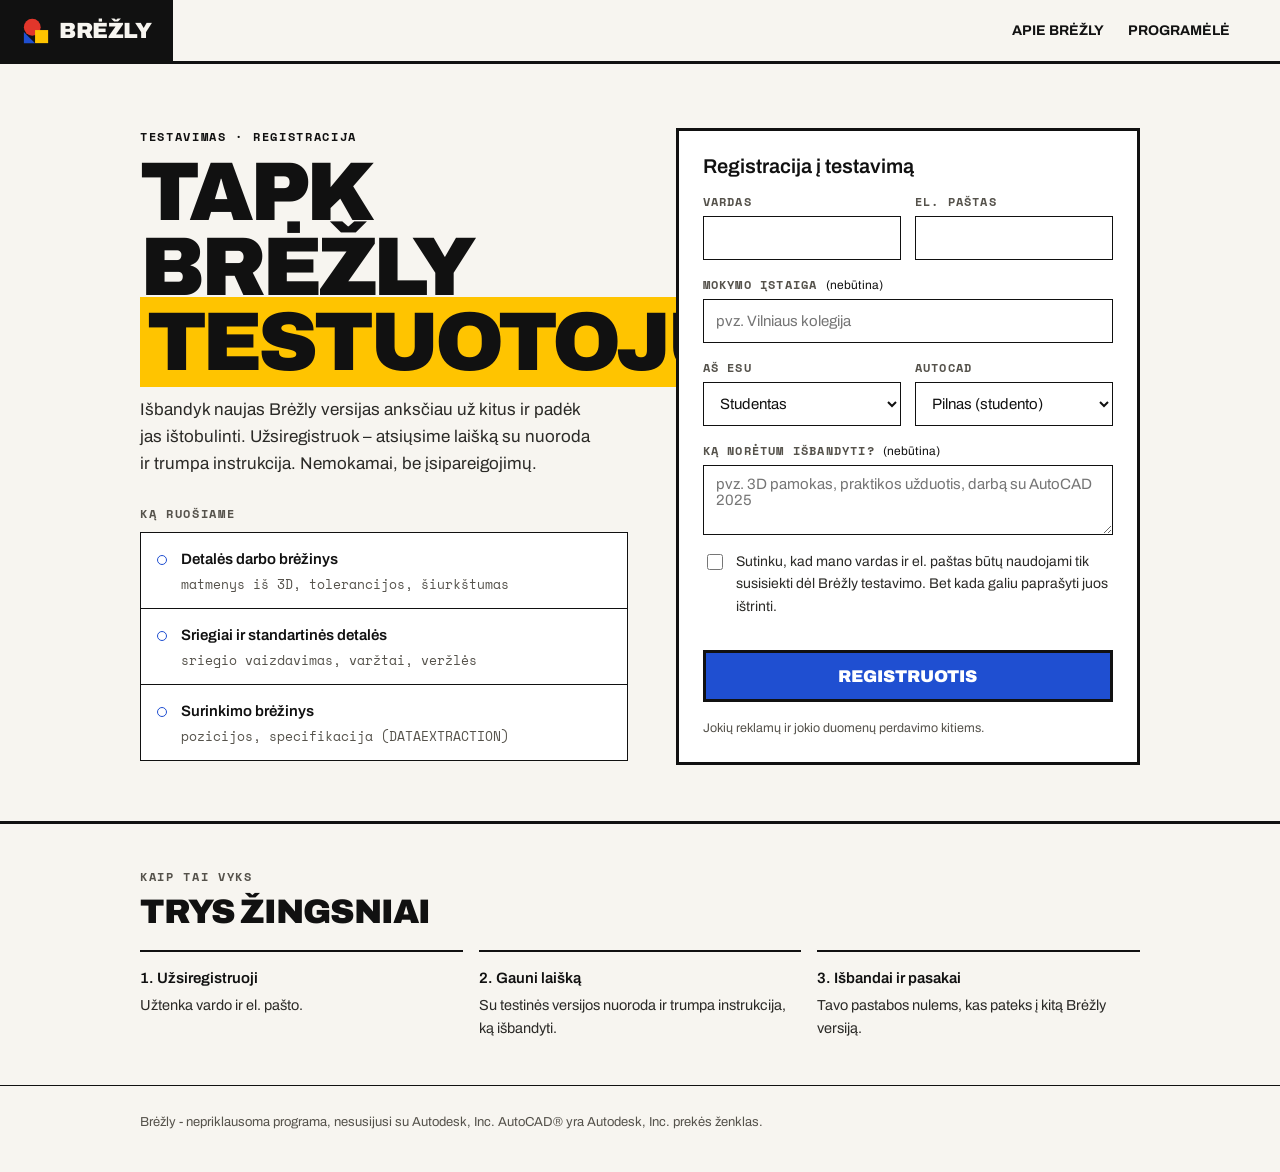
<file: demo/index.html>
<!doctype html>
<html lang="lt">
<head>
<meta charset="utf-8">
<title>Brėžly testavimas</title>
<meta http-equiv="refresh" content="0; url=../testavimas/">
<link rel="canonical" href="../testavimas/">
</head>
<body>
<p>Registracija persikėlė: <a href="../testavimas/">Brėžly testavimas</a>.</p>
<script>location.replace("../testavimas/" + location.search);</script>
</body>
</html>
</file>
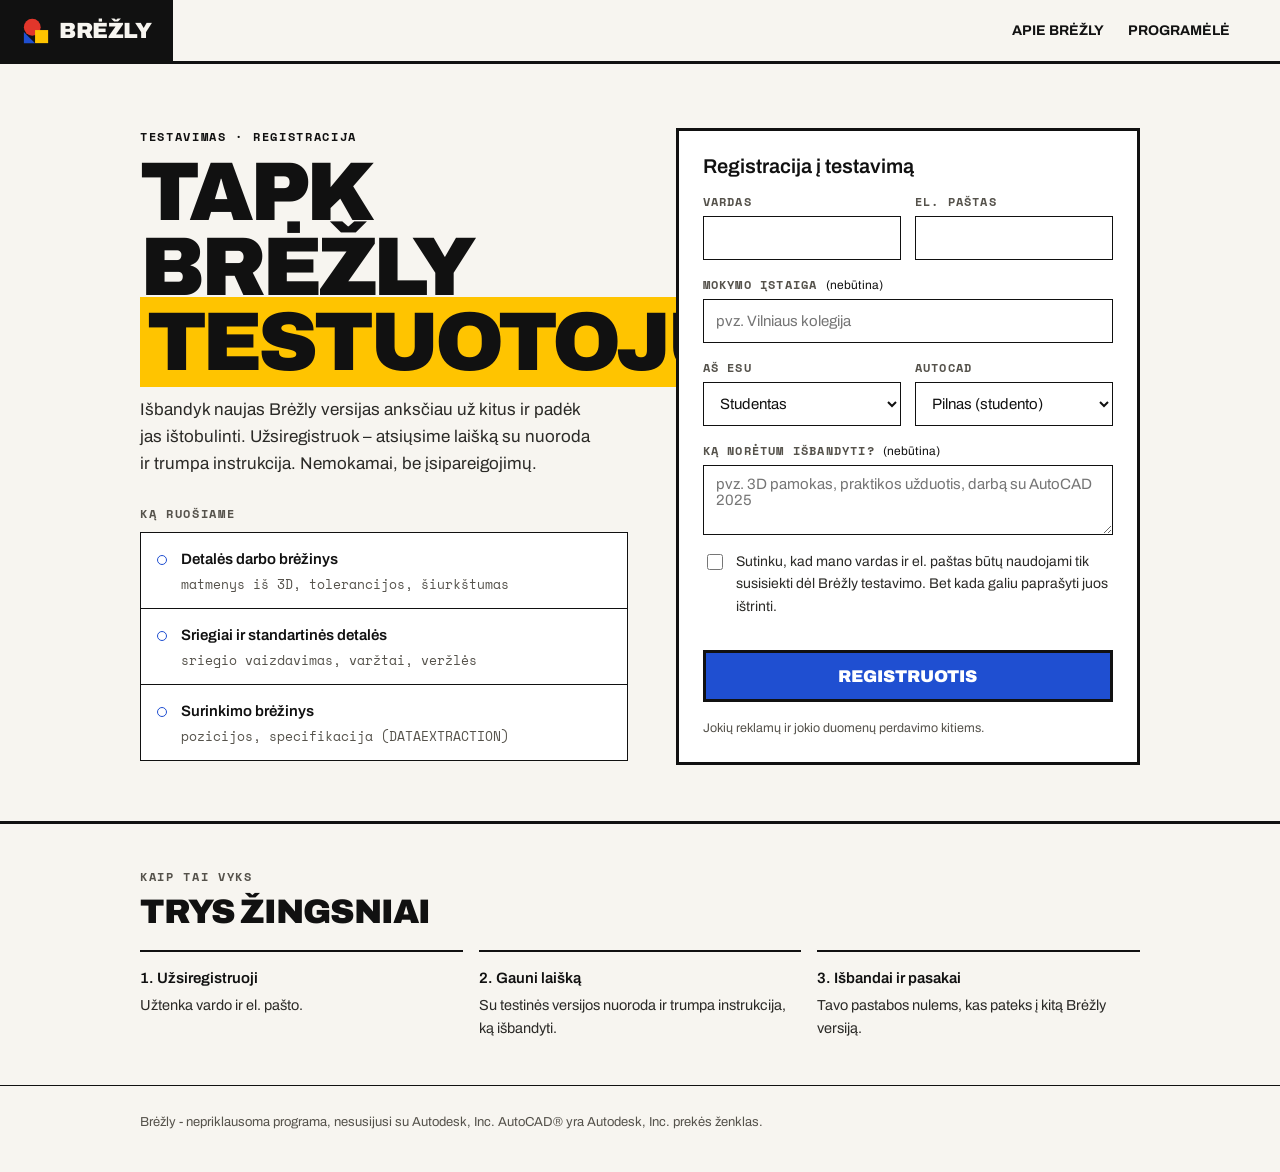
<file: testavimas/index.html>
<!doctype html>
<html lang="lt">
<head>
<meta charset="utf-8">
<meta name="viewport" content="width=device-width,initial-scale=1">
<title>Brėžly – registracija į testavimą</title>
<meta name="description" content="Tapk Brėžly testuotoju – išbandyk naujas versijas anksčiau už kitus. Nemokamai.">
<meta name="theme-color" content="#10151c">
<link rel="icon" href="../icon-192.png">
<link rel="stylesheet" href="../sriftai/sriftai.css">
<link rel="stylesheet" href="../stilius.css">
<style>
.hero{align-items:start}
.forma{border:3px solid var(--linija);border-radius:6px;background:var(--panele);padding:24px;display:flex;flex-direction:column;gap:16px}
.forma h2{font:600 20px var(--sans);margin:0}
.laukas{display:flex;flex-direction:column;gap:6px}
.laukas label{font:600 12px var(--kond);letter-spacing:.1em;color:var(--blankus);text-transform:uppercase}
.laukas label i{font-style:normal;color:var(--linija2);letter-spacing:0;text-transform:none;font:400 12px var(--sans)}
.laukas input,.laukas select,.laukas textarea{font:15px var(--sans);color:var(--tekstas);background:var(--kodas);border:1px solid var(--linija);border-radius:5px;padding:10px 12px;min-height:44px;width:100%}
.laukas input:focus,.laukas select:focus,.laukas textarea:focus{outline:none;border-color:var(--akcentas)}
.laukas input:user-invalid{border-color:var(--taisyti)}
.du-laukai{display:grid;grid-template-columns:1fr 1fr;gap:14px}
.sutikimas{display:flex;gap:10px;align-items:flex-start;font-size:14px;color:var(--vidutinis);cursor:pointer}
.sutikimas input{margin-top:3px;accent-color:var(--akcentas);width:16px;height:16px;flex-shrink:0}
.forma .mygt{width:100%;justify-content:center}
.klaida{color:var(--taisyti);font-size:14px;min-height:0}
.smulkiai{font-size:12.5px;color:var(--blankus)}
.aciu{display:none;flex-direction:column;gap:12px;align-items:flex-start}
.aciu .zyme{display:inline-flex;align-items:center;gap:8px;border:3px solid #111;background:var(--geltona);color:#111;border-radius:4px;padding:5px 12px;font:500 12.5px var(--mono);letter-spacing:.06em}
.forma.issiusta .aciu{display:flex}
.forma.issiusta form{display:none}
.ruosiama{list-style:none;margin:22px 0 0;padding:0;border:1px solid var(--linija);border-radius:6px;background:var(--panele);overflow:hidden}
.ruosiama li{display:grid;grid-template-columns:auto 1fr;gap:4px 14px;padding:14px 16px;border-top:1px solid var(--linija)}
.ruosiama li:first-child{border-top:0}
.ruosiama li::before{content:"";grid-row:span 2;width:8px;height:8px;margin-top:8px;border-radius:50%;border:1.5px solid var(--akcentas)}
.ruosiama b{font-weight:600}
.ruosiama span{font:12.5px var(--mono);color:var(--blankus)}
.kaip{display:grid;grid-template-columns:repeat(3,minmax(0,1fr));gap:16px}
.kaip div{border-top:2px solid var(--linija2);padding-top:14px;display:flex;flex-direction:column;gap:4px}
.kaip b{font-weight:600}
.kaip p{color:var(--vidutinis);font-size:14.5px}
@media (max-width:860px){.du-laukai,.kaip{grid-template-columns:1fr}}
</style>
</head>
<body>

<header class="virsus">
  <a class="zenklas" href="../">
    <svg width="28" height="28" viewBox="0 0 30 30" aria-hidden="true"><circle cx="11" cy="11" r="9" fill="#e2362b"/><rect x="14" y="14" width="14" height="14" fill="#ffc400"/><path d="M2 28 L14 28 L2 16 Z" fill="#1f4fd1"/></svg>
    BRĖŽLY
  </a>
  <span class="tarpas"></span>
  <nav>
    <a href="../">Apie Brėžly</a>
    <a href="../programele/" class="neb">Programėlė</a>
  </nav>
</header>

<main>
  <div class="plotis hero">
    <div>
      <div class="kick">Testavimas · registracija</div>
      <h1>Tapk Brėžly<br><em>testuotoju</em>.</h1>
      <p class="apras">Išbandyk naujas Brėžly versijas anksčiau už kitus ir padėk jas ištobulinti. Užsiregistruok – atsiųsime laišką su nuoroda ir trumpa instrukcija. Nemokamai, be įsipareigojimų.</p>
      <div class="kick pilka" style="margin-top:28px">Ką ruošiame</div>
      <ul class="ruosiama" style="margin-top:10px" aria-label="Ką ruošiame">
        <li><b>Detalės darbo brėžinys</b><span>matmenys iš 3D, tolerancijos, šiurkštumas</span></li>
        <li><b>Sriegiai ir standartinės detalės</b><span>sriegio vaizdavimas, varžtai, veržlės</span></li>
        <li><b>Surinkimo brėžinys</b><span>pozicijos, specifikacija (DATAEXTRACTION)</span></li>
      </ul>
    </div>

    <div class="forma" id="forma">
      <form id="registracija" name="demo" method="POST" novalidate>
        <input type="hidden" name="form-name" value="demo">
        <p hidden><label>Nepildyk šio lauko: <input name="gudrus" tabindex="-1" autocomplete="off"></label></p>
        <div style="display:flex;flex-direction:column;gap:16px">
          <h2>Registracija į testavimą</h2>
          <div class="du-laukai">
            <div class="laukas"><label for="vardas">Vardas</label><input id="vardas" name="vardas" autocomplete="given-name" required maxlength="60"></div>
            <div class="laukas"><label for="pastas">El. paštas</label><input id="pastas" name="pastas" type="email" autocomplete="email" required maxlength="120"></div>
          </div>
          <div class="laukas"><label for="istaiga">Mokymo įstaiga <i>(nebūtina)</i></label><input id="istaiga" name="istaiga" maxlength="120" placeholder="pvz. Vilniaus kolegija" list="istaigos"></div>
          <datalist id="istaigos">
            <option value="Vilniaus kolegija"><option value="Kauno kolegija"><option value="VILNIUS TECH"><option value="Kauno technologijos universitetas">
            <option value="Klaipėdos valstybinė kolegija"><option value="Šiaulių valstybinė kolegija"><option value="Vilniaus universitetas"><option value="Mokykla / gimnazija">
          </datalist>
          <div class="du-laukai">
            <div class="laukas"><label for="kas">Aš esu</label>
              <select id="kas" name="kas">
                <option>Studentas</option><option>Moksleivis</option><option>Dėstytojas / mokytojas</option><option>Inžinierius</option><option>Kita</option>
              </select></div>
            <div class="laukas"><label for="autocad">AutoCAD</label>
              <select id="autocad" name="autocad">
                <option>Pilnas (studento)</option><option>Pilnas (darbo)</option><option>AutoCAD LT</option><option>Dar neturiu</option><option>Nežinau</option>
              </select></div>
          </div>
          <div class="laukas"><label for="komentaras">Ką norėtum išbandyti? <i>(nebūtina)</i></label><textarea id="komentaras" name="komentaras" maxlength="600" rows="3" placeholder="pvz. 3D pamokas, praktikos užduotis, darbą su AutoCAD 2025"></textarea></div>
          <label class="sutikimas"><input type="checkbox" id="sutikimas" name="sutikimas" value="taip" required>
            <span>Sutinku, kad mano vardas ir el. paštas būtų naudojami tik susisiekti dėl Brėžly testavimo. Bet kada galiu paprašyti juos ištrinti.</span></label>
          <div class="klaida" id="klaida" role="alert"></div>
          <button class="mygt" type="submit" id="siusti">Registruotis</button>
          <p class="smulkiai">Jokių reklamų ir jokio duomenų perdavimo kitiems.</p>
        </div>
      </form>
      <div class="aciu" role="status">
        <span class="zyme">✓ UŽREGISTRUOTA</span>
        <h2 id="aciuTekstas">Ačiū!</h2>
        <p class="apras" style="font-size:15px">Netrukus atsiųsime laišką su testinės versijos nuoroda ir instrukcija. Iki greito!</p>
      </div>
    </div>
  </div>

  <section>
    <div class="plotis">
      <div class="kick pilka">Kaip tai vyks</div>
      <h2>Trys žingsniai</h2>
      <div class="kaip">
        <div><b>1. Užsiregistruoji</b><p>Užtenka vardo ir el. pašto.</p></div>
        <div><b>2. Gauni laišką</b><p>Su testinės versijos nuoroda ir trumpa instrukcija, ką išbandyti.</p></div>
        <div><b>3. Išbandai ir pasakai</b><p>Tavo pastabos nulems, kas pateks į kitą Brėžly versiją.</p></div>
      </div>
    </div>
  </section>
</main>

<footer>
  <div class="plotis">
    <span>Brėžly - nepriklausoma programa, nesusijusi su Autodesk, Inc. AutoCAD® yra Autodesk, Inc. prekės ženklas.</span>
  </div>
</footer>

<script>
/* ===== Kur siunčiama registracija =====
   BUDAS "formsubmit" - kiekviena registracija atkeliauja el. laišku per FormSubmit (nemokama, veikia bet kuriame hostinge).
   SIUSTI - el. paštas arba FormSubmit duotas atsitiktinis adresas (forma.json -> "formsubmit").
   BUDAS "netlify" - Netlify Forms (svetainė Netlify'e; registracijos - Netlify -> Forms -> demo).
   BUDAS "google"  - Google Forma:
   FORMA - formos ID iš nuorodos docs.google.com/forms/d/e/<ID>/viewform
   LAUKAI - kiekvieno klausimo „entry.“ numeris (iš „Gauti iš anksto užpildytą nuorodą“).
   Kol FORMA tuščia, registracija neveikia ir puslapis tai parašo. */
const BUDAS = "formsubmit";
const FORMA = "{{FORMA}}";
const LAUKAI = {"vardas": "entry.0", "pastas": "entry.0", "istaiga": "entry.0", "kas": "entry.0", "autocad": "entry.0"};
const SIUSTI = "brezlytool@gmail.com";

(function () {
  const f = document.getElementById("registracija"), kl = document.getElementById("klaida"), btn = document.getElementById("siusti");
  const ijungta = BUDAS === "netlify" || (BUDAS === "formsubmit" ? SIUSTI && !SIUSTI.startsWith("{{")
                                                                : FORMA && !FORMA.startsWith("{{"));
  try {
    const jau = localStorage.getItem("brezly_testavimas");
    if (jau) { document.getElementById("aciuTekstas").textContent = "Tu jau sąraše, " + jau + "!"; document.getElementById("forma").classList.add("issiusta"); }
  } catch (e) {}
  if (!ijungta) { btn.disabled = true; btn.textContent = "Registracija atsidarys netrukus"; }
  // atėjus iš pagrindinio puslapio formos (?vardas=..&pastas=..) - laukai jau užpildyti
  const q = new URLSearchParams(location.search);
  if (q.get("vardas")) document.getElementById("vardas").value = q.get("vardas").slice(0, 60);
  if (q.get("pastas")) { document.getElementById("pastas").value = q.get("pastas").slice(0, 120); document.getElementById("istaiga").focus(); }

  f.addEventListener("submit", async (e) => {
    e.preventDefault();
    kl.textContent = "";
    const v = id => document.getElementById(id).value.trim();
    if (!v("vardas")) return klaida("Įrašyk vardą.", "vardas");
    if (!/^[^\s@]+@[^\s@]+\.[^\s@]{2,}$/.test(v("pastas"))) return klaida("Patikrink el. pašto adresą.", "pastas");
    if (!document.getElementById("sutikimas").checked) return klaida("Pažymėk sutikimą - be jo negalėsime atsiųsti laiško.", "sutikimas");
    btn.disabled = true; btn.textContent = "Siunčiama...";
    try {
      if (f.elements.gudrus.value) {
        // robotas užpildė paslėptą lauką - apsimetam, kad pavyko, bet nieko nesiunčiam
      } else if (BUDAS === "formsubmit") {
        const r = await fetch("https://formsubmit.co/ajax/" + SIUSTI, {
          method: "POST", headers: { "Content-Type": "application/json", "Accept": "application/json" },
          body: JSON.stringify({
            "Vardas": v("vardas"), "El. paštas": v("pastas"), "Mokymo įstaiga": v("istaiga") || "-",
            "Aš esu": v("kas"), "AutoCAD": v("autocad"), "Ką nori išbandyti": v("komentaras") || "-", "Sutikimas": "taip",
            _replyto: v("pastas"), _subject: "Brėžly testuotojas: " + v("vardas"), _template: "table"
          })
        });
        let j = {};
        try { j = await r.json(); } catch (e) {}
        if (!r.ok || String(j.success) !== "true") {
          const zin = String(j.message || "");
          throw new Error(/activat/i.test(zin)
            ? "Registracija dar neaktyvuota - svetainės savininkas turi patvirtinti FormSubmit laišką. Bandyk vėliau."
            : "Nepavyko užregistruoti (" + (zin || "kodas " + r.status) + "). Bandyk po minutės.");
        }
      } else if (BUDAS === "netlify") {
        const r = await fetch("/", { method: "POST", headers: { "Content-Type": "application/x-www-form-urlencoded" },
                                     body: new URLSearchParams(new FormData(f)).toString() });
        if (!r.ok) throw new Error(r.status === 404 || r.status === 405
          ? "Registracija dar neįjungta (Netlify: Forms → Enable form detection ir įkelti svetainę iš naujo). Kodas " + r.status
          : "Serveris atsakė klaida " + r.status + ". Bandyk po minutės.");
      } else {
        const duom = new URLSearchParams();
        for (const [laukas, entry] of Object.entries(LAUKAI)) duom.append(entry, v(laukas));
        // Google Forms neatsako CORS - siunčiam „no-cors“: atsakymas nematomas, bet įrašas atsiranda lentelėje
        await fetch("https://docs.google.com/forms/d/e/" + FORMA + "/formResponse", { method: "POST", mode: "no-cors", body: duom });
      }
      try { localStorage.setItem("brezly_testavimas", v("vardas")); } catch (e) {}
      document.getElementById("aciuTekstas").textContent = "Ačiū, " + v("vardas") + "!";
      document.getElementById("forma").classList.add("issiusta");
    } catch (err) {
      klaida(err && err.message && !/fetch|network/i.test(err.message) ? err.message
             : "Nepavyko išsiųsti - patikrink interneto ryšį ir bandyk dar kartą.");
      btn.disabled = false; btn.textContent = "Registruotis";
    }
  });
  function klaida(t, id) { kl.textContent = t; if (id) document.getElementById(id).focus(); }
})();
</script>
</body>
</html>
</file>
<file: sriftai/sriftai.css>
/* Šriftai programoje, ne iš interneto: veikia be ryšio, ir niekas (pvz. Google Fonts) nesužino, kad Brėžly atidarytas.
   Archivo (OFL-Archivo.txt) ir Space Mono (OFL-SpaceMono.txt) - pagrindinis dizainas nuo 1.3;
   IBM Plex (OFL.txt) - atsarginis, pvz. ženklui ⌀. Visi - SIL Open Font License. */
@font-face{font-family:"Archivo";font-style:normal;font-weight:400 900;font-display:swap;src:url(Archivo-var.woff) format("woff")}
@font-face{font-family:"Space Mono";font-style:normal;font-weight:400;font-display:swap;src:url(SpaceMono-Regular.woff) format("woff")}
@font-face{font-family:"Space Mono";font-style:normal;font-weight:700;font-display:swap;src:url(SpaceMono-Bold.woff) format("woff")}
@font-face{font-family:"IBM Plex Sans";font-style:normal;font-weight:400;font-display:swap;src:url(IBMPlexSans-Regular.woff2) format("woff2")}
@font-face{font-family:"IBM Plex Sans";font-style:normal;font-weight:500;font-display:swap;src:url(IBMPlexSans-Medium.woff2) format("woff2")}
@font-face{font-family:"IBM Plex Sans";font-style:normal;font-weight:600;font-display:swap;src:url(IBMPlexSans-SemiBold.woff2) format("woff2")}
@font-face{font-family:"IBM Plex Sans";font-style:normal;font-weight:700;font-display:swap;src:url(IBMPlexSans-Bold.woff2) format("woff2")}
@font-face{font-family:"IBM Plex Sans Condensed";font-style:normal;font-weight:500;font-display:swap;src:url(IBMPlexSansCondensed-Medium.woff2) format("woff2")}
@font-face{font-family:"IBM Plex Sans Condensed";font-style:normal;font-weight:600;font-display:swap;src:url(IBMPlexSansCondensed-SemiBold.woff2) format("woff2")}
@font-face{font-family:"IBM Plex Mono";font-style:normal;font-weight:400;font-display:swap;src:url(IBMPlexMono-Regular.woff2) format("woff2")}
@font-face{font-family:"IBM Plex Mono";font-style:normal;font-weight:500;font-display:swap;src:url(IBMPlexMono-Medium.woff2) format("woff2")}
@font-face{font-family:"IBM Plex Mono";font-style:normal;font-weight:600;font-display:swap;src:url(IBMPlexMono-SemiBold.woff2) format("woff2")}
</file>
<file: stilius.css>
/* Brėžly svetainės stilius (demo puslapis) - Bauhaus, kaip programa ir pagrindinis puslapis */
:root{
  --fonas:#f7f5f0; --panele:#ffffff; --panele2:#f7f5f0; --kodas:#ffffff; --linija:#111111; --linija2:#111111;
  --tekstas:#111111; --blankus:#55524b; --vidutinis:#2b2a27;
  --akcentas:#1f4fd1; --akc-tamsus:#ffffff; --matmenu:#1f4fd1; --priimta:#111111; --taisyti:#e2362b; --geltona:#ffc400;
  --sans:"Archivo","Segoe UI",system-ui,sans-serif; --kond:"Space Mono",Consolas,monospace; --mono:"Space Mono","IBM Plex Mono",Consolas,monospace;
  color-scheme:light;
}
*{box-sizing:border-box}
html{scroll-behavior:smooth}
body{margin:0;background:var(--fonas);color:var(--tekstas);font:15px/1.6 var(--sans)}
h1,h2,h3,p{margin:0}
a{color:var(--matmenu)}
:focus-visible{outline:2px solid var(--akcentas);outline-offset:2px}
code{font:13px var(--mono);background:var(--kodas);border:1px solid var(--linija);border-radius:4px;padding:1px 6px;color:var(--vidutinis)}

.virsus{display:flex;align-items:center;gap:14px;padding:0 clamp(16px,4vw,40px);border-bottom:1px solid var(--linija);background:var(--panele2);height:52px;position:sticky;top:0;z-index:5}
.zenklas{display:flex;align-items:center;gap:9px;font:600 15px var(--mono);letter-spacing:.18em;color:var(--tekstas);text-decoration:none}
.tarpas{flex:1}
.virsus nav{display:flex;gap:4px}
.virsus nav a{color:var(--blankus);text-decoration:none;font-size:14px;padding:6px 10px;border-radius:5px}
.virsus nav a:hover{color:var(--tekstas);background:#161d27}

.plotis{max-width:1080px;margin:0 auto;padding:0 clamp(16px,4vw,40px)}
.kick{font:600 12px var(--kond);letter-spacing:.14em;color:var(--akcentas);text-transform:uppercase}
.kick.pilka{color:var(--blankus)}

/* ---- pagrindinė dalis ---- */
.hero{display:grid;grid-template-columns:minmax(0,1.05fr) minmax(0,1fr);gap:48px;align-items:center;padding-top:64px;padding-bottom:56px}
.hero h1{font:600 clamp(38px,5.4vw,56px)/1.05 var(--sans);letter-spacing:-.02em;margin:10px 0 16px}
.hero h1 em{font-style:normal;color:var(--akcentas)}
.hero .apras{color:var(--vidutinis);font-size:17px;max-width:46ch}
.veiksmai{display:flex;flex-direction:column;gap:12px;margin-top:30px;align-items:flex-start}
.mygt{border:0;border-radius:6px;padding:12px 20px;font:600 16px var(--sans);cursor:pointer;background:var(--akcentas);color:var(--akc-tamsus);display:inline-flex;align-items:center;gap:12px;text-decoration:none;min-height:52px}
.mygt:hover{filter:brightness(1.07)}
.mygt svg{width:20px;height:20px;flex-shrink:0}
.mygt.antr{background:#1a212b;color:var(--tekstas);border:1px solid var(--linija);font-weight:500;font-size:14.5px;min-height:42px;padding:9px 16px}
.mygt.antr:hover{border-color:var(--linija2);filter:none}
.failo-info{font:12.5px var(--mono);color:var(--blankus);display:flex;gap:6px 14px;flex-wrap:wrap}
.failo-info b{color:var(--vidutinis);font-weight:500}
.ispejimas{display:none;border:1px solid #5a4423;background:#1d160c;color:#f5c88a;border-radius:6px;padding:10px 14px;font-size:14px;max-width:52ch}
.ispejimas.rodyti{display:block}

/* brėžinio lapas su matmenimis */
.lapas{position:relative;border:1px solid var(--linija);border-radius:6px;background:
  linear-gradient(var(--kodas),var(--kodas)) padding-box;overflow:hidden;aspect-ratio:1.414/1}
.lapas::before{content:"";position:absolute;inset:0;background-image:
  linear-gradient(rgba(86,194,230,.06) 1px,transparent 1px),linear-gradient(90deg,rgba(86,194,230,.06) 1px,transparent 1px);
  background-size:20px 20px}
.lapas svg{position:absolute;inset:0;width:100%;height:100%}
.spaudas{position:absolute;right:14px;bottom:14px;border:1px solid var(--linija2);display:grid;grid-template-columns:auto auto;font:11px var(--mono);background:var(--kodas)}
.spaudas span{padding:4px 9px;border-right:1px solid var(--linija);border-bottom:1px solid var(--linija);color:var(--blankus)}
.spaudas span:nth-child(2n){border-right:0;color:var(--tekstas)}
.spaudas span:nth-last-child(-n+2){border-bottom:0}

/* ---- skyriai ---- */
section{padding:44px 0;border-top:1px solid var(--linija)}
section h2{font:600 24px var(--sans);letter-spacing:-.01em;margin:8px 0 20px}
.zingsniai{list-style:none;padding:0;margin:0;display:grid;grid-template-columns:repeat(3,minmax(0,1fr));gap:16px;counter-reset:z}
.zingsniai li{border:1px solid var(--linija);border-radius:6px;background:var(--panele);padding:18px;counter-increment:z;display:flex;flex-direction:column;gap:6px}
.zingsniai li::before{content:counter(z,decimal-leading-zero);font:500 12px var(--mono);color:var(--akcentas);border:1px solid var(--linija2);border-radius:4px;width:34px;text-align:center;padding:3px 0;margin-bottom:6px}
.zingsniai b{font-weight:600}
.zingsniai p{color:var(--vidutinis);font-size:14.5px}
.pastaba{margin-top:16px;border-left:2px solid var(--matmenu);padding:4px 0 4px 14px;color:var(--vidutinis);font-size:14.5px}
.pastaba b{color:var(--tekstas)}

.lent{border:1px solid var(--linija);border-radius:6px;overflow:hidden;background:var(--panele)}
.eil{display:grid;grid-template-columns:minmax(0,1fr) auto;gap:16px;align-items:center;padding:18px 20px;border-top:1px solid var(--linija)}
.eil:first-child{border-top:0}
.eil h3{font-size:16px;font-weight:600;margin-bottom:3px}
.eil p{color:var(--vidutinis);font-size:14.5px}
.eil .mygtai{display:flex;gap:8px;flex-wrap:wrap;justify-content:flex-end}
details{margin-top:10px;color:var(--vidutinis);font-size:14px}
details summary{cursor:pointer;color:var(--blankus);font-size:13.5px;width:max-content}
details summary:hover{color:var(--tekstas)}
details ol{margin:10px 0 0;padding-left:20px;display:flex;flex-direction:column;gap:4px}

.reik{display:grid;grid-template-columns:repeat(4,minmax(0,1fr));gap:1px;background:var(--linija);border:1px solid var(--linija);border-radius:6px;overflow:hidden}
.reik div{background:var(--panele);padding:16px 18px;display:flex;flex-direction:column;gap:2px}
.reik small{font:600 11.5px var(--kond);letter-spacing:.12em;color:var(--blankus);text-transform:uppercase}
.reik b{font-weight:600}
.reik span{color:var(--blankus);font-size:13.5px}

.naujiena{border:1px solid var(--linija);border-radius:6px;background:var(--panele);padding:18px 20px;display:flex;flex-direction:column;gap:8px}
.naujiena .data{font:12.5px var(--mono);color:var(--blankus)}
.naujiena p{color:var(--vidutinis);white-space:pre-line}

footer{border-top:1px solid var(--linija);padding:26px 0 40px;color:var(--blankus);font-size:13px}
footer .plotis{display:flex;gap:10px 24px;flex-wrap:wrap;justify-content:space-between}

@media (max-width:860px){
  .hero{grid-template-columns:1fr;padding-top:40px;padding-bottom:40px;gap:32px}
  .zingsniai{grid-template-columns:1fr}
  .reik{grid-template-columns:1fr 1fr}
  .eil{grid-template-columns:1fr}
  .eil .mygtai{justify-content:flex-start}
  .virsus nav a.neb{display:none}
}
.mygt:disabled{opacity:.5;cursor:not-allowed;filter:none}

/* ---- Bauhaus ---- */
*{border-radius:0!important}
.virsus{border-bottom:3px solid var(--linija);height:64px;padding-left:0}
.zenklas{background:#111;color:#f7f5f0;height:100%;padding:0 22px;font:900 22px var(--sans);letter-spacing:-.02em}
.virsus nav a{color:#111;font:700 14px var(--sans);text-transform:uppercase}
.virsus nav a:hover{background:var(--geltona);color:#111}
.hero h1{font:900 clamp(44px,6.5vw,84px)/.9 var(--sans);letter-spacing:-.05em;text-transform:uppercase}
.hero h1 em{background:var(--geltona);color:#111;padding:0 .08em}
.mygt{border:3px solid #111;font:900 17px var(--sans);text-transform:uppercase}
.mygt:hover{filter:none;transform:translate(-3px,-3px);box-shadow:6px 6px 0 #111}
.mygt.antr{background:#f7f5f0;color:#111;border:3px solid #111}
section{border-top:3px solid var(--linija)}
section h2{font:900 34px var(--sans);text-transform:uppercase;letter-spacing:-.03em}
.kick{color:#111}
</file>
